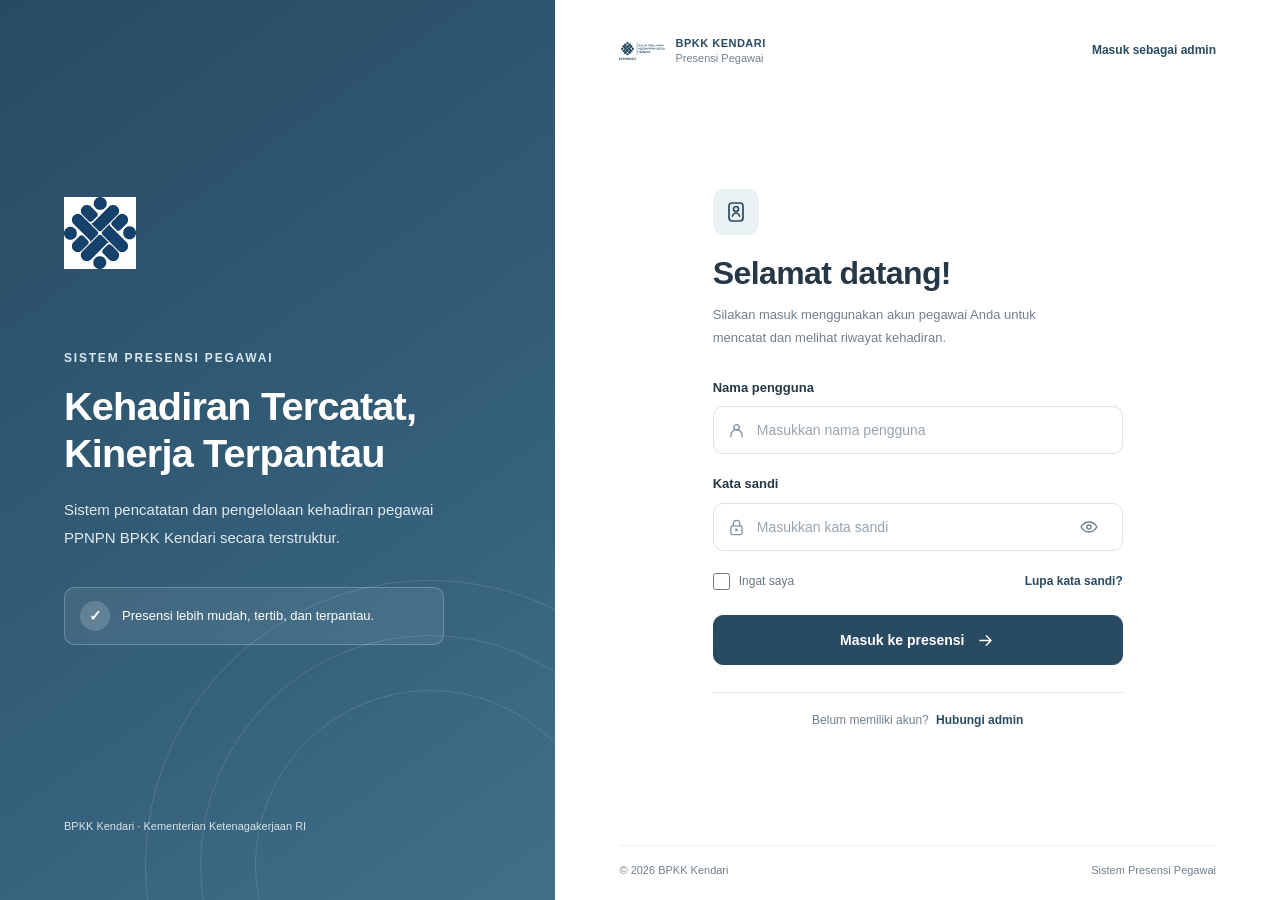
<file: index.html>
<!DOCTYPE html>
<html lang="id">
  <head>
    <meta charset="UTF-8" />
    <meta name="viewport" content="width=device-width, initial-scale=1.0" />
    <title>Presensi PPNPN BPKK Kendari</title>
    <meta http-equiv="refresh" content="0; url=login.html" />
  </head>
  <body>
    <p>Mengarahkan ke halaman login...</p>
  </body>
</html>
</file>
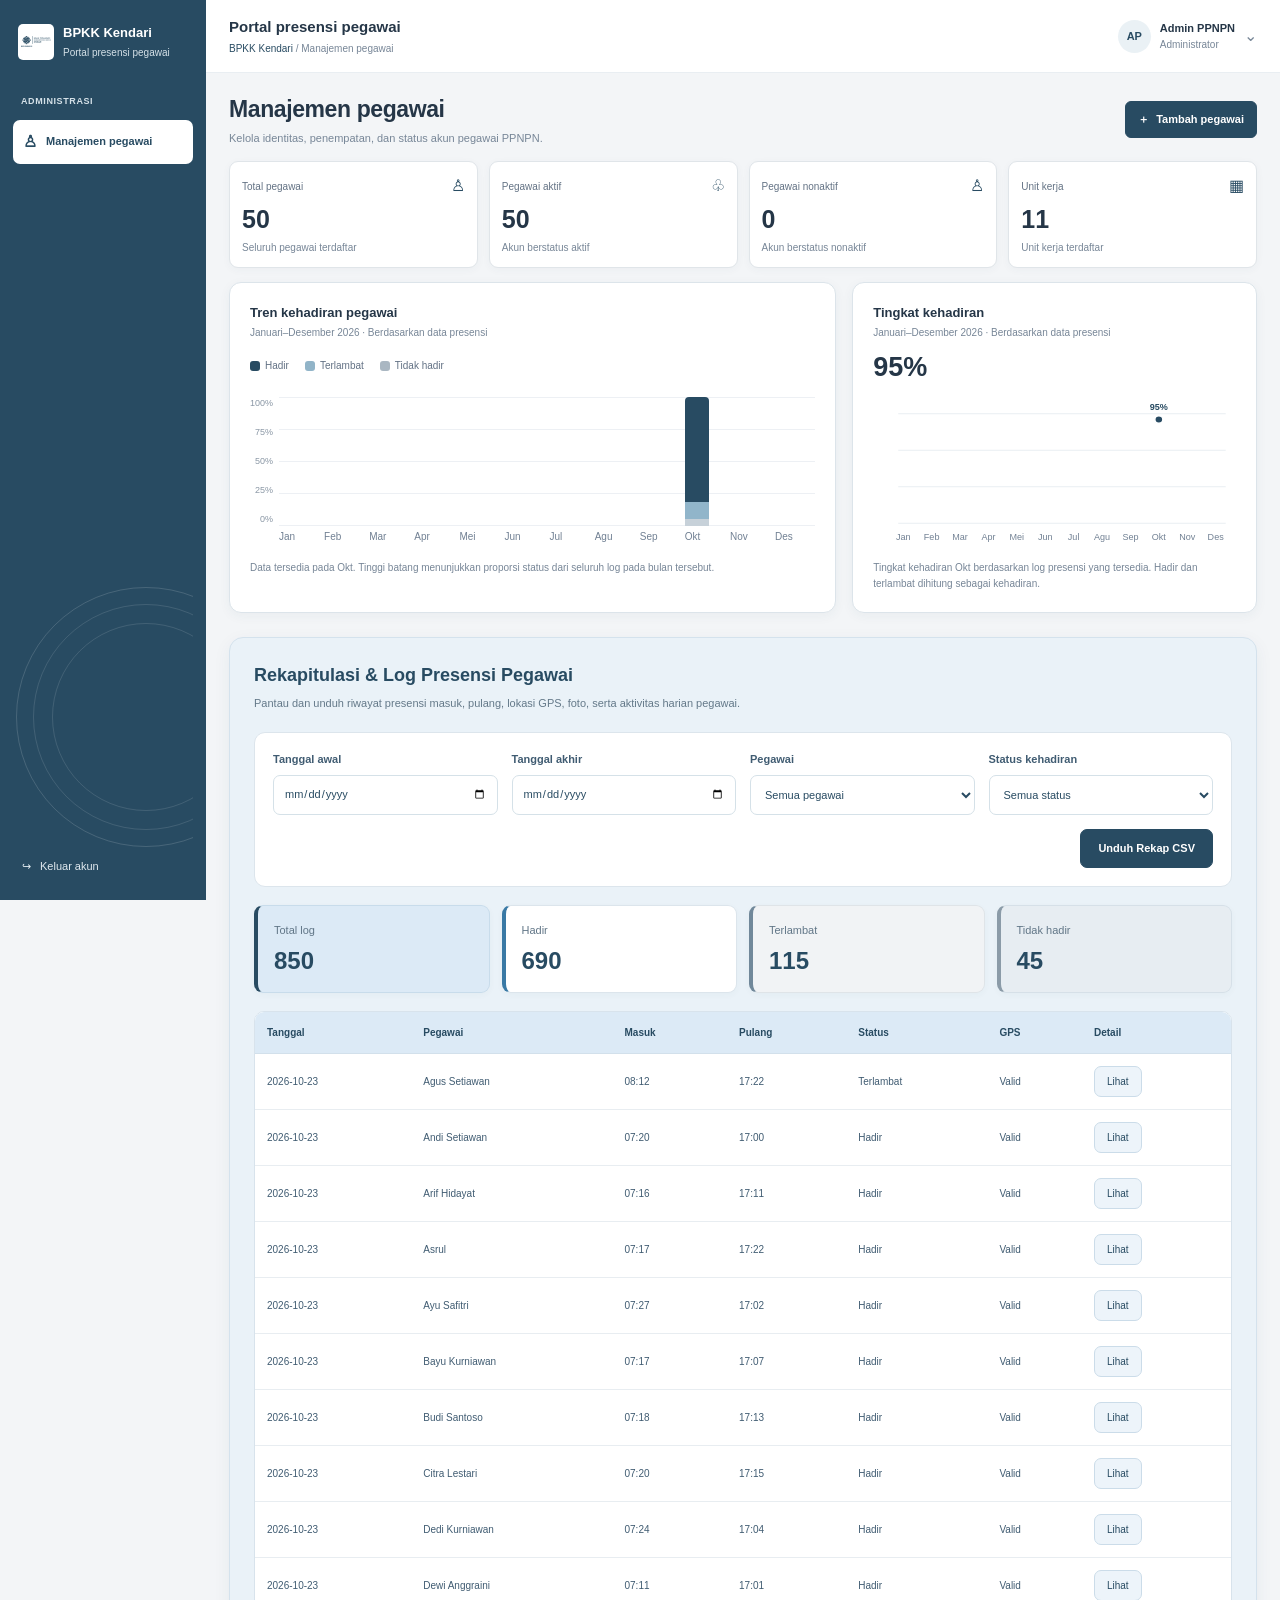
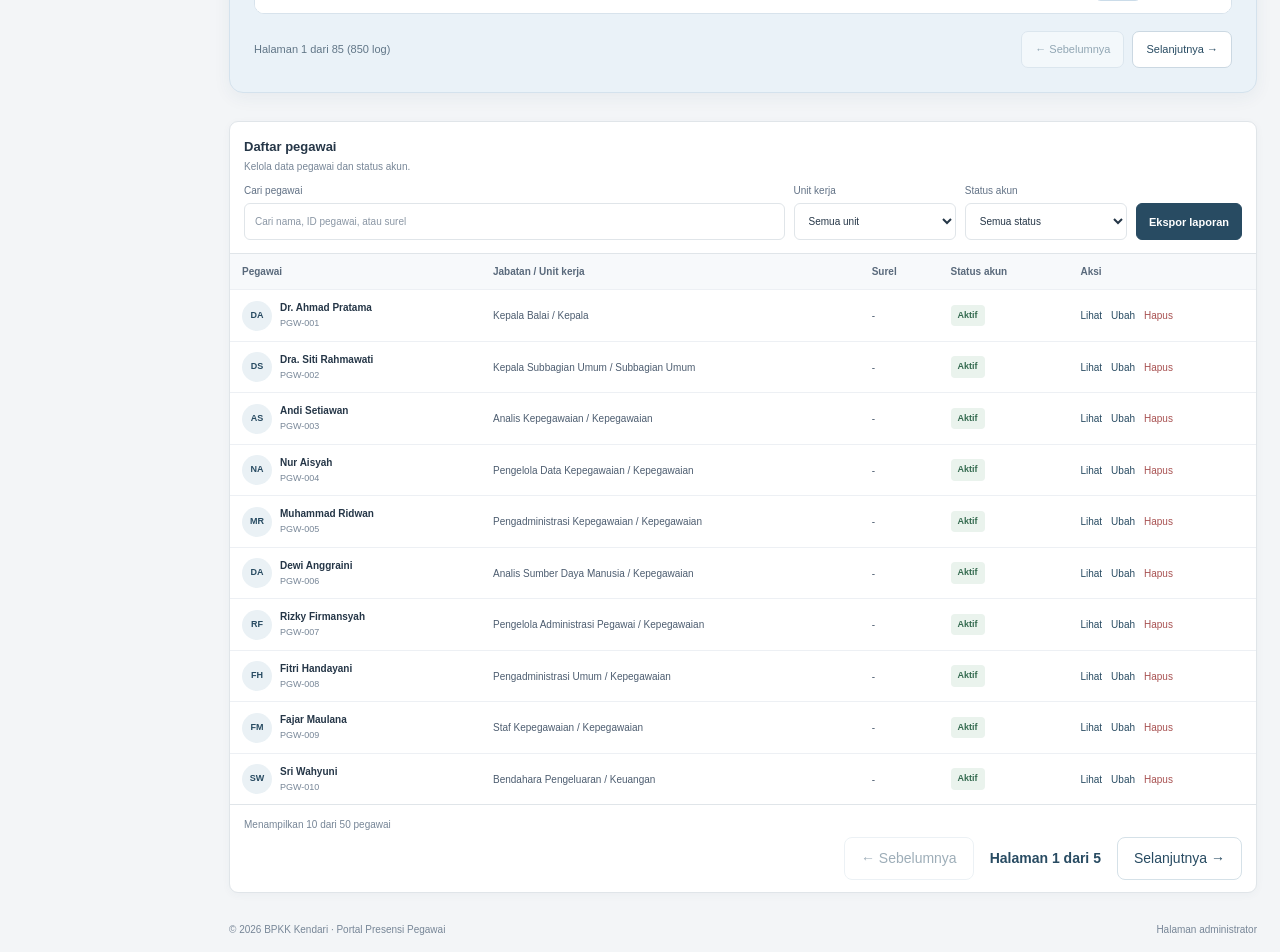
<file: admin.html>
<!DOCTYPE html>
<html lang="id">
  <head>
    <meta charset="UTF-8" />
    <meta name="viewport" content="width=device-width, initial-scale=1.0" />
    <meta name="theme-color" content="#284b62" />
    <meta name="description" content="Manajemen pegawai BPKK Kendari" />
    <title>Manajemen Pegawai | BPKK Kendari</title>
    <link rel="stylesheet" href="css/admin.css" />
  </head>
  <body>
    <div class="admin-layout">
      <aside class="sidebar">
        <a href="admin.html" class="brand">
          <img src="assets/logobpkk.png" alt="Logo BPKK Kendari" />
          <span>
            <strong>BPKK Kendari</strong>
            <small>Portal presensi pegawai</small>
          </span>
        </a>
        <p class="sidebar-label">ADMINISTRASI</p>
        <nav class="sidebar-nav" aria-label="Navigasi admin">
          <a href="admin.html" class="nav-link active" aria-current="page">
            <span aria-hidden="true">♙</span> Manajemen pegawai
          </a>
          <a href="login.html" class="nav-link mobile-logout">
            <span aria-hidden="true">↪</span> Keluar akun
          </a>
        </nav>
        <div class="sidebar-bottom">
          <div class="sidebar-decoration" aria-hidden="true"></div>
          <a href="login.html" class="logout-link">
            <span aria-hidden="true">↪</span> Keluar akun
          </a>
        </div>
      </aside>
      <main class="main-content">
        <header class="topbar">
          <div class="page-identity">
            <h1>Portal presensi pegawai</h1>
            <p><a href="admin.html">BPKK Kendari</a> / Manajemen pegawai</p>
          </div>
          <div class="account-info">
            <div class="account-avatar">AP</div>
            <div class="account-name">
              <strong>Admin PPNPN</strong>
              <span>Administrator</span>
            </div>
            <span class="account-arrow" aria-hidden="true">⌄</span>
          </div>
        </header>
        <section class="page-heading">
          <div>
            <h2>Manajemen pegawai</h2>
            <p>Kelola identitas, penempatan, dan status akun pegawai PPNPN.</p>
          </div>
          <button type="button" class="button button-primary" id="add-employee">
            <span aria-hidden="true">＋</span> Tambah pegawai
          </button>
        </section>
        <section class="stats-grid" aria-label="Ringkasan pegawai">
          <article class="stat-card">
            <div class="stat-top">
              <span>Total pegawai</span>
              <span class="stat-icon">♙</span>
            </div>
            <strong class="stat-number" id="total-employees">8</strong>
            <p>Seluruh pegawai terdaftar</p>
          </article>
          <article class="stat-card">
            <div class="stat-top">
              <span>Pegawai aktif</span>
              <span class="stat-icon">♧</span>
            </div>
            <strong class="stat-number" id="active-employees">7</strong>
            <p>Akun berstatus aktif</p>
          </article>
          <article class="stat-card">
            <div class="stat-top">
              <span>Pegawai nonaktif</span>
              <span class="stat-icon">♙</span>
            </div>
            <strong class="stat-number" id="inactive-employees">1</strong>
            <p>Akun berstatus nonaktif</p>
          </article>
          <article class="stat-card">
            <div class="stat-top">
              <span>Unit kerja</span>
              <span class="stat-icon">▦</span>
            </div>
            <strong class="stat-number" id="unit-count">5</strong>
            <p>Unit kerja terdaftar</p>
          </article>
        </section>
        <section class="charts-grid" aria-label="Statistik kehadiran pegawai">
          <!-- Grafik tren kehadiran -->
          <article class="panel chart-panel">
            <div class="panel-heading">
              <div>
                <h3>Tren kehadiran pegawai</h3>
                <p>Januari–Desember 2026 · Berdasarkan data presensi</p>
              </div>
            </div>
            <div class="chart-legend">
              <span><i class="legend-box present"></i>Hadir</span>
              <span><i class="legend-box late"></i>Terlambat</span>
              <span><i class="legend-box absent"></i>Tidak hadir</span>
            </div>
            <div
              class="bar-chart"
              role="img"
              aria-label="Grafik tren kehadiran bulanan"
            >
              <div class="y-axis">
                <span>100%</span>
                <span>75%</span>
                <span>50%</span>
                <span>25%</span>
                <span>0%</span>
              </div>
              <div class="chart-plot">
                <div class="grid-lines">
                  <span></span>
                  <span></span>
                  <span></span>
                  <span></span>
                  <span></span>
                </div>
                <!-- Batang grafik dibuat otomatis oleh JavaScript -->
                <div class="bar-groups" id="attendance-trend-chart"></div>
              </div>
            </div>
            <p class="chart-footnote" id="attendance-trend-note">
              Memuat data presensi...
            </p>
          </article>
          <!-- Grafik tingkat kehadiran -->
          <article class="panel rate-panel">
            <div class="panel-heading">
              <div>
                <h3>Tingkat kehadiran</h3>
                <p>Januari–Desember 2026 · Berdasarkan data presensi</p>
              </div>
            </div>
            <div class="rate-number" id="attendance-rate-number">—</div>
            <div
              class="line-chart"
              role="img"
              aria-label="Grafik tingkat kehadiran bulanan"
            >
              <svg
                id="attendance-rate-chart"
                viewBox="0 0 360 170"
                preserveAspectRatio="none"
                aria-hidden="true"
              >
                <g class="line-grid">
                  <line x1="25" y1="25" x2="350" y2="25" />
                  <line x1="25" y1="65" x2="350" y2="65" />
                  <line x1="25" y1="105" x2="350" y2="105" />
                  <line x1="25" y1="145" x2="350" y2="145" />
                </g>
                <!-- Area dan garis akan diisi JavaScript -->
                <path class="line-area" id="attendance-rate-area" d="" />
                <polyline
                  class="line-path"
                  id="attendance-rate-line"
                  points=""
                />
                <g class="line-points" id="attendance-rate-points"></g>
                <g class="line-values" id="attendance-rate-values"></g>
                <g class="line-months" id="attendance-rate-months"></g>
              </svg>
            </div>
            <p class="chart-footnote" id="attendance-rate-note">
              Memuat data presensi...
            </p>
          </article>
        </section>
        <!-- ===== REKAP PRESENSI PEGAWAI ===== -->
        <section class="panel" id="rekap-presensi">
          <div class="panel-heading">
            <div>
              <h3>Rekapitulasi & Log Presensi Pegawai</h3>
              <p>
                Pantau dan unduh riwayat presensi masuk, pulang, lokasi GPS,
                foto, serta aktivitas harian pegawai.
              </p>
            </div>
          </div>
          <div class="rekap-filters">
            <div>
              <label for="rekap-start">Tanggal awal</label>
              <input type="date" id="rekap-start" />
            </div>
            <div>
              <label for="rekap-end">Tanggal akhir</label>
              <input type="date" id="rekap-end" />
            </div>
            <div>
              <label for="rekap-employee">Pegawai</label>
              <select id="rekap-employee">
                <option value="all">Semua pegawai</option>
              </select>
            </div>
            <div>
              <label for="rekap-status">Status kehadiran</label>
              <select id="rekap-status">
                <option value="all">Semua status</option>
                <option value="Hadir">Hadir</option>
                <option value="Terlambat">Terlambat</option>
                <option value="Tidak Hadir">Tidak Hadir</option>
              </select>
            </div>
            <button type="button" id="rekap-export">Unduh Rekap CSV</button>
          </div>
          <div class="rekap-summary">
            <div>
              <span>Total log</span>
              <strong id="rekap-total">0</strong>
            </div>
            <div>
              <span>Hadir</span>
              <strong id="rekap-hadir">0</strong>
            </div>
            <div>
              <span>Terlambat</span>
              <strong id="rekap-terlambat">0</strong>
            </div>
            <div>
              <span>Tidak hadir</span>
              <strong id="rekap-absen">0</strong>
            </div>
          </div>
          <div class="table-wrapper">
            <table class="employee-table">
              <thead>
                <tr>
                  <th>Tanggal</th>
                  <th>Pegawai</th>
                  <th>Masuk</th>
                  <th>Pulang</th>
                  <th>Status</th>
                  <th>GPS</th>
                  <th>Detail</th>
                </tr>
              </thead>
              <tbody id="rekap-list"></tbody>
            </table>
          </div>
          <div class="rekap-pagination">
            <span id="rekap-page-info">Halaman 1</span>
            <div>
              <button type="button" id="rekap-prev">← Sebelumnya</button>
              <button type="button" id="rekap-next">Selanjutnya →</button>
            </div>
          </div>
        </section>
        <!-- MODAL DETAIL PRESENSI -->
        <div class="rekap-overlay" id="rekap-modal" hidden>
          <div
            class="rekap-dialog"
            role="dialog"
            aria-modal="true"
            aria-labelledby="rekap-modal-title"
          >
            <div class="rekap-dialog-header">
              <h3 id="rekap-modal-title">Detail Presensi</h3>
              <button type="button" id="rekap-close">×</button>
            </div>
            <div id="rekap-detail-content"></div>
          </div>
        </div>
        <section class="panel employees-panel">
          <div class="employee-heading">
            <div>
              <h3>Daftar pegawai</h3>
              <p>Kelola data pegawai dan status akun.</p>
            </div>
          </div>
          <div class="filter-bar">
            <div class="search-field">
              <label for="search-employee">Cari pegawai</label>
              <input
                type="search"
                id="search-employee"
                placeholder="Cari nama, ID pegawai, atau surel"
              />
            </div>
            <div class="filter-field">
              <label for="unit-filter">Unit kerja</label>
              <select id="unit-filter">
                <option value="all">Semua unit</option>
                <option value="Kepegawaian">Kepegawaian</option>
                <option value="Keuangan">Keuangan</option>
                <option value="Program">Program</option>
                <option value="Jejaring">Jejaring</option>
                <option value="Barang Milik Negara">Barang Milik Negara</option>
              </select>
            </div>
            <div class="filter-field">
              <label for="employee-status">Status akun</label>
              <select id="employee-status">
                <option value="all">Semua status</option>
                <option value="Aktif">Aktif</option>
                <option value="Nonaktif">Nonaktif</option>
              </select>
            </div>
            <button
              type="button"
              class="button button-primary export-button"
              id="export-employees"
            >
              Ekspor laporan
            </button>
          </div>
          <div class="table-wrapper">
            <table class="employee-table">
              <thead>
                <tr>
                  <th scope="col">Pegawai</th>
                  <th scope="col">Jabatan / Unit kerja</th>
                  <th scope="col">Surel</th>
                  <th scope="col">Status akun</th>
                  <th scope="col">Aksi</th>
                </tr>
              </thead>
              <tbody id="employee-list"></tbody>
            </table>
            <p class="empty-state" id="empty-state" hidden>
              Tidak ada pegawai yang sesuai dengan pencarian.
            </p>
          </div>
          <div class="table-footer">
            <span id="employee-count">Menampilkan pegawai</span>
            <div class="pagination">
              <button type="button" id="prev-page">← Sebelumnya</button>
              <span id="page-info">Halaman 1</span>
              <button type="button" id="next-page">Selanjutnya →</button>
            </div>
          </div>
        </section>
        <div class="modal-overlay" id="employee-modal" hidden>
          <section
            class="employee-modal"
            role="dialog"
            aria-modal="true"
            aria-labelledby="modal-title"
          >
            <div class="modal-heading">
              <div>
                <h2 id="modal-title">Tambah Pegawai</h2>
                <p>Lengkapi informasi pegawai di bawah ini.</p>
              </div>
              <button
                type="button"
                class="modal-close"
                id="close-modal"
                aria-label="Tutup formulir"
              >
                ×
              </button>
            </div>
            <form id="employee-form">
              <label for="employee-id">ID Pegawai</label>
              <input id="employee-id" name="id" required />
              <label for="employee-name">Nama Lengkap</label>
              <input id="employee-name" name="nama" required />
              <label for="employee-position">Jabatan</label>
              <input id="employee-position" name="jabatan" required />
              <label for="employee-unit">Unit Kerja</label>
              <input id="employee-unit" name="unit_kerja" required />
              <label for="employee-account-status">Status Akun</label>
              <select id="employee-account-status" name="status_akun" required>
                <option value="Aktif">Aktif</option>
                <option value="Nonaktif">Nonaktif</option>
              </select>
              <div class="modal-actions">
                <button type="button" class="button" id="cancel-modal">
                  Batal
                </button>
                <button type="submit" class="button button-primary">
                  Simpan Data
                </button>
              </div>
            </form>
          </section>
        </div>
        <footer class="main-footer">
          <span>© 2026 BPKK Kendari · Portal Presensi Pegawai</span>
          <span>Halaman administrator</span>
        </footer>
      </main>
    </div>
    <script>
      const employeeList = document.getElementById("employee-list");
      const searchInput = document.getElementById("search-employee");
      const unitFilter = document.getElementById("unit-filter");
      const statusFilter = document.getElementById("employee-status");
      const employeeCount = document.getElementById("employee-count");
      const emptyState = document.getElementById("empty-state");
      let employees = [];
      let currentPage = 1;
      const employeesPerPage = 10;
      // Membaca data pegawai dari file JSON
      async function loadEmployees() {
        employeeList.replaceChildren();
        employeeCount.textContent = "Memuat data pegawai...";
        emptyState.hidden = true;
        try {
          const response = await fetch("dummy/data_pegawai_dummy.json");
          if (!response.ok) {
            throw new Error("File JSON tidak ditemukan.");
          }
          const data = await response.json();
          const savedEmployees = localStorage.getItem("bpkk_pegawai_v1");
          employees = savedEmployees
            ? JSON.parse(savedEmployees)
            : data.pegawai;
          if (!savedEmployees) {
            saveEmployees();
          }
          if (!Array.isArray(employees)) {
            throw new Error("Format data pegawai tidak sesuai.");
          }
          populateUnitFilter();
          updateStatistics();
          renderEmployees();
        } catch (error) {
          console.error("Gagal membaca data pegawai:", error);
          employeeCount.textContent = "Data pegawai gagal dimuat.";
          emptyState.textContent =
            "Periksa lokasi file JSON dan jalankan website melalui server lokal.";
          emptyState.hidden = false;
        }
      }
      // Membuat elemen tabel dengan aman
      function createCell(value) {
        const cell = document.createElement("td");
        cell.textContent = value ?? "-";
        return cell;
      }
      // Memperbarui ringkasan pegawai
      function updateStatistics() {
        const active = employees.filter(
          (employee) => employee.status_akun === "Aktif"
        ).length;
        const inactive = employees.filter(
          (employee) => employee.status_akun === "Nonaktif"
        ).length;
        const units = new Set(employees.map((employee) => employee.unit_kerja));
        document.getElementById("total-employees").textContent =
          employees.length;
        document.getElementById("active-employees").textContent = active;
        document.getElementById("inactive-employees").textContent = inactive;
        document.getElementById("unit-count").textContent = units.size;
      }
      // Menampilkan daftar pegawai sesuai pencarian dan filter
      function renderEmployees() {
        const keyword = searchInput.value.trim().toLowerCase();
        const selectedUnit = unitFilter.value;
        const selectedStatus = statusFilter.value;
        const filteredEmployees = employees.filter((employee) => {
          const searchableText = [
            employee.id,
            employee.nama,
            employee.jabatan,
            employee.unit_kerja,
          ]
            .join(" ")
            .toLowerCase();
          return (
            searchableText.includes(keyword) &&
            (selectedUnit === "all" || employee.unit_kerja === selectedUnit) &&
            (selectedStatus === "all" ||
              employee.status_akun === selectedStatus)
          );
        });
        employeeList.replaceChildren();
        // Hitung jumlah halaman
        const totalPages = Math.max(
          1,
          Math.ceil(filteredEmployees.length / employeesPerPage)
        );
        // Pastikan halaman tidak melebihi jumlah halaman tersedia
        currentPage = Math.min(currentPage, totalPages);
        // Ambil hanya pegawai untuk halaman aktif
        const startIndex = (currentPage - 1) * employeesPerPage;
        const endIndex = startIndex + employeesPerPage;
        const paginatedEmployees = filteredEmployees.slice(
          startIndex,
          endIndex
        );
        // Tampilkan pegawai sesuai halaman
        paginatedEmployees.forEach((employee) => {
          const row = document.createElement("tr");
          row.dataset.id = employee.id;
          const identityCell = document.createElement("td");
          const identity = document.createElement("div");
          identity.className = "employee-cell";
          const avatar = document.createElement("span");
          avatar.className = "employee-avatar";
          avatar.textContent = employee.nama
            .split(/\s+/)
            .slice(0, 2)
            .map((part) => part[0])
            .join("")
            .toUpperCase();
          const details = document.createElement("span");
          const name = document.createElement("strong");
          const id = document.createElement("small");
          name.textContent = employee.nama;
          id.textContent = employee.id;
          details.append(name, id);
          identity.append(avatar, details);
          identityCell.append(identity);
          row.append(identityCell);
          row.append(
            createCell(employee.jabatan + " / " + employee.unit_kerja)
          );
          row.append(createCell(employee.email || "-"));
          const statusCell = document.createElement("td");
          const status = document.createElement("span");
          status.className =
            "status-pill " +
            (employee.status_akun === "Aktif"
              ? "active-status"
              : "inactive-status");
          status.textContent = employee.status_akun;
          statusCell.append(status);
          row.append(statusCell);
          const actionCell = document.createElement("td");
          const actions = document.createElement("div");
          actions.className = "row-actions";
          [
            ["Lihat", "view-action"],
            ["Ubah", "edit-action"],
            ["Hapus", "delete-action"],
          ].forEach(([label, className]) => {
            const button = document.createElement("button");
            button.type = "button";
            button.className = "action-button " + className;
            button.textContent = label;
            button.dataset.action = label;
            button.dataset.id = employee.id;
            actions.append(button);
          });
          actionCell.append(actions);
          row.append(actionCell);
          employeeList.append(row);
        });
        employeeCount.textContent = `Menampilkan 10 dari ${employees.length} pegawai`;
        emptyState.textContent =
          "Tidak ada pegawai yang sesuai dengan pencarian.";
        emptyState.hidden = filteredEmployees.length > 0;
        // Perbarui informasi pagination
        document.getElementById(
          "page-info"
        ).textContent = `Halaman ${currentPage} dari ${totalPages}`;
        document.getElementById("prev-page").disabled = currentPage === 1;
        document.getElementById("next-page").disabled =
          currentPage === totalPages;
      }
      // Mengisi pilihan unit kerja dari data JSON
      function populateUnitFilter() {
        const currentValue = unitFilter.value;
        const units = [
          ...new Set(employees.map((employee) => employee.unit_kerja)),
        ].sort((a, b) => a.localeCompare(b, "id"));
        unitFilter.replaceChildren();
        const allOption = document.createElement("option");
        allOption.value = "all";
        allOption.textContent = "Semua unit";
        unitFilter.append(allOption);
        units.forEach((unit) => {
          const option = document.createElement("option");
          option.value = unit;
          option.textContent = unit;
          unitFilter.append(option);
        });
        unitFilter.value = units.includes(currentValue) ? currentValue : "all";
      }
      // Ekspor hasil pencarian ke CSV
      function exportEmployees() {
        const keyword = searchInput.value.trim().toLowerCase();
        const filteredEmployees = employees.filter((employee) => {
          const text = [
            employee.id,
            employee.nama,
            employee.jabatan,
            employee.unit_kerja,
          ]
            .join(" ")
            .toLowerCase();
          return (
            text.includes(keyword) &&
            (unitFilter.value === "all" ||
              employee.unit_kerja === unitFilter.value) &&
            (statusFilter.value === "all" ||
              employee.status_akun === statusFilter.value)
          );
        });
        const headers = [
          "ID Pegawai",
          "Nama",
          "Jabatan",
          "Unit Kerja",
          "Status Akun",
        ];
        const rows = filteredEmployees.map((employee) => [
          employee.id,
          employee.nama,
          employee.jabatan,
          employee.unit_kerja,
          employee.status_akun,
        ]);
        const csv =
          "\uFEFF" +
          [headers, ...rows]
            .map((row) =>
              row
                .map((value) => `"${String(value ?? "").replace(/"/g, '""')}"`)
                .join(",")
            )
            .join("\r\n");
        const blob = new Blob([csv], {
          type: "text/csv;charset=utf-8;",
        });
        const url = URL.createObjectURL(blob);
        const link = document.createElement("a");
        link.href = url;
        link.download = "daftar-pegawai-bpkk.csv";
        link.click();
        setTimeout(() => URL.revokeObjectURL(url), 1000);
      }
      searchInput.addEventListener("input", () => {
        currentPage = 1;
        renderEmployees();
      });
      unitFilter.addEventListener("change", () => {
        currentPage = 1;
        renderEmployees();
      });
      statusFilter.addEventListener("change", () => {
        currentPage = 1;
        renderEmployees();
      });
      document.getElementById("prev-page").addEventListener("click", () => {
        if (currentPage > 1) {
          currentPage--;
          renderEmployees();
        }
      });
      document.getElementById("next-page").addEventListener("click", () => {
        currentPage++;
        renderEmployees();
      });
      document
        .getElementById("export-employees")
        .addEventListener("click", exportEmployees);
      const STORAGE_KEY = "bpkk_pegawai_v1";
      const modal = document.getElementById("employee-modal");
      const employeeForm = document.getElementById("employee-form");
      const modalTitle = document.getElementById("modal-title");
      const modalDescription = modal.querySelector(".modal-heading p");
      const saveButton = employeeForm.querySelector('button[type="submit"]');
      let editingId = null;
      let viewingOnly = false;
      // Simpan data pegawai ke LocalStorage
      function saveEmployees() {
        localStorage.setItem(STORAGE_KEY, JSON.stringify(employees));
      }
      // Buka modal dan atur mode formulir
      function openEmployeeModal(mode, employee = null) {
        employeeForm.reset();
        editingId = employee ? employee.id : null;
        viewingOnly = mode === "view";
        const isEdit = mode === "edit";
        const isView = mode === "view";
        modalTitle.textContent = isView
          ? "Detail Pegawai"
          : isEdit
          ? "Ubah Data Pegawai"
          : "Tambah Pegawai";
        modalDescription.textContent = isView
          ? "Informasi pegawai yang dipilih."
          : "Lengkapi informasi pegawai di bawah ini.";
        employeeForm.elements.id.disabled = isView || isEdit;
        ["id", "nama", "jabatan", "unit_kerja", "status_akun"].forEach(
          (name) => {
            employeeForm.elements[name].disabled = isView;
          }
        );
        saveButton.hidden = isView;
        if (employee) {
          employeeForm.elements.id.value = employee.id;
          employeeForm.elements.nama.value = employee.nama;
          employeeForm.elements.jabatan.value = employee.jabatan;
          employeeForm.elements.unit_kerja.value = employee.unit_kerja;
          employeeForm.elements.status_akun.value = employee.status_akun;
        }
        modal.hidden = false;
        const firstField = employeeForm.elements.id;
        if (!isView && !isEdit) firstField.focus();
      }
      // Tutup modal
      function closeEmployeeModal() {
        modal.hidden = true;
        employeeForm.reset();
        editingId = null;
        viewingOnly = false;
        saveButton.hidden = false;
      }
      // Tombol tambah pegawai
      document.getElementById("add-employee").addEventListener("click", () => {
        openEmployeeModal("add");
      });
      document
        .getElementById("close-modal")
        .addEventListener("click", closeEmployeeModal);
      document
        .getElementById("cancel-modal")
        .addEventListener("click", closeEmployeeModal);
      modal.addEventListener("click", (event) => {
        if (event.target === modal) closeEmployeeModal();
      });
      document.addEventListener("keydown", (event) => {
        if (event.key === "Escape" && !modal.hidden) {
          closeEmployeeModal();
        }
      });
      // Simpan data baru atau perubahan data
      employeeForm.addEventListener("submit", (event) => {
        event.preventDefault();
        if (viewingOnly) return;
        const newEmployee = {
          id: employeeForm.elements.id.value.trim(),
          nama: employeeForm.elements.nama.value.trim(),
          jabatan: employeeForm.elements.jabatan.value.trim(),
          unit_kerja: employeeForm.elements.unit_kerja.value.trim(),
          status_akun: employeeForm.elements.status_akun.value,
        };
        if (
          !newEmployee.id ||
          !newEmployee.nama ||
          !newEmployee.jabatan ||
          !newEmployee.unit_kerja
        ) {
          alert("Mohon lengkapi semua kolom.");
          return;
        }
        if (editingId === null) {
          const duplicateId = employees.some(
            (employee) =>
              employee.id.toLowerCase() === newEmployee.id.toLowerCase()
          );
          if (duplicateId) {
            alert("ID pegawai sudah digunakan. Silakan gunakan ID lain.");
            employeeForm.elements.id.focus();
            return;
          }
          employees.push(newEmployee);
        } else {
          const index = employees.findIndex(
            (employee) => employee.id === editingId
          );
          if (index === -1) {
            alert("Data pegawai tidak ditemukan.");
            return;
          }
          // Pertahankan informasi lain yang mungkin sudah ada
          employees[index] = {
            ...employees[index],
            ...newEmployee,
            id: editingId,
          };
        }
        const isAdding = editingId === null;
        saveEmployees();
        populateUnitFilter();
        updateStatistics();
        renderEmployees();
        closeEmployeeModal();
        alert(
          isAdding
            ? "Pegawai berhasil ditambahkan."
            : "Data pegawai berhasil diperbarui."
        );
      });
      // Tombol lihat, ubah, dan hapus pada setiap baris
      employeeList.addEventListener("click", (event) => {
        const button = event.target.closest("button[data-action]");
        if (!button) return;
        const id = button.dataset.id;
        const action = button.dataset.action;
        const employee = employees.find((item) => item.id === id);
        if (!employee) return;
        if (action === "Lihat") {
          openEmployeeModal("view", employee);
          return;
        }
        if (action === "Ubah") {
          openEmployeeModal("edit", employee);
          return;
        }
        if (action === "Hapus") {
          const confirmed = confirm(
            `Apakah kamu yakin ingin menghapus data ${employee.nama} (${employee.id})?`
          );
          if (!confirmed) return;
          employees = employees.filter((item) => item.id !== id);
          saveEmployees();
          populateUnitFilter();
          updateStatistics();
          renderEmployees();
          alert("Data pegawai berhasil dihapus dari prototipe.");
        }
      });
      // Mulai membaca data
      loadEmployees();
    </script>
    <script src="js/rekap.js"></script>
  </body>
</html>
</file>
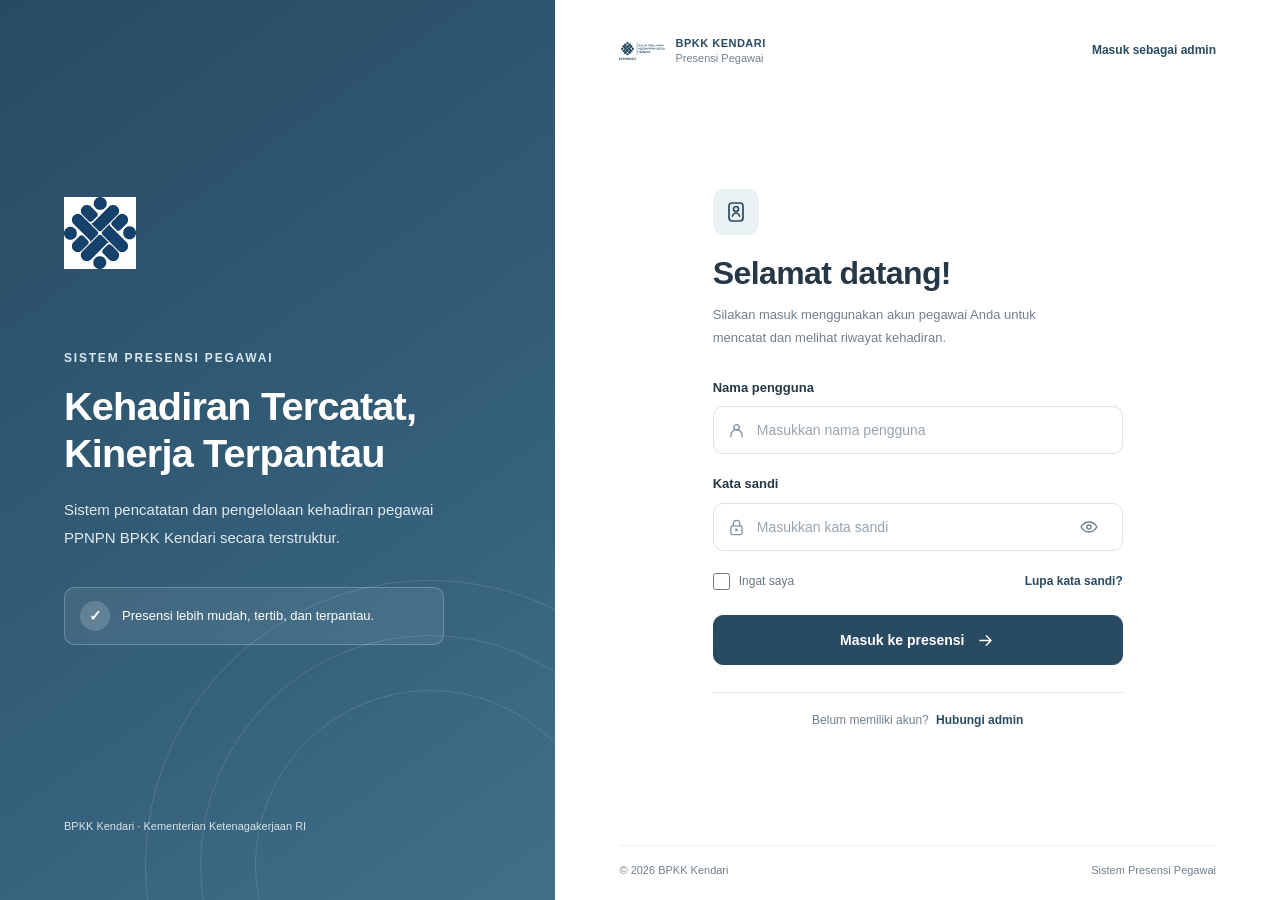
<file: login.html>
<!DOCTYPE html>
<html lang="id">
  <head>
    <meta charset="UTF-8" />
    <meta name="viewport" content="width=device-width, initial-scale=1.0" />
    <meta name="theme-color" content="#284b62" />
    <meta
      name="description"
      content="Halaman login Sistem Presensi Pegawai PPNPN BPKK Kendari"
    />
    <title>Login | Presensi Pegawai BPKK Kendari</title>
    <link rel="stylesheet" href="css/login.css" />
    <link rel="stylesheet" href="css/responsive.css" />
  </head>
  <body>
    <main class="login-container">
      <section class="welcome-panel" aria-label="Informasi presensi">
        <div class="welcome-content">
          <div class="brand-kemnaker">
            <img
              src="assets/logokemnaker.png"
              alt="Logo Kementerian Ketenagakerjaan"
            />
          </div>

          <span class="section-label">SISTEM PRESENSI PEGAWAI</span>
          <h1>Kehadiran Tercatat,<br />Kinerja Terpantau</h1>
          <p class="welcome-description">
            Sistem pencatatan dan pengelolaan kehadiran pegawai PPNPN BPKK
            Kendari secara terstruktur.
          </p>

          <div class="welcome-note">
            <span class="note-icon" aria-hidden="true">✓</span>
            <p>Presensi lebih mudah, tertib, dan terpantau.</p>
          </div>
        </div>

        <div class="decorative-circle circle-one" aria-hidden="true"></div>
        <div class="decorative-circle circle-two" aria-hidden="true"></div>
        <div class="decorative-circle circle-three" aria-hidden="true"></div>

        <p class="panel-footer">
          BPKK Kendari · Kementerian Ketenagakerjaan RI
        </p>
      </section>

      <section class="form-panel" aria-label="Formulir login">
        <header class="form-header">
          <a
            class="brand-bpkk"
            href="login.html"
            aria-label="Beranda Presensi BPKK Kendari"
          >
            <img src="assets/logobpkk.png" alt="Logo BPKK Kendari" />
            <span>
              <strong>BPKK KENDARI</strong>
              <small>Presensi Pegawai</small>
            </span>
          </a>
          <a class="admin-link" href="admih.html">Masuk sebagai admin</a>
        </header>

        <div class="login-card">
          <div class="login-icon" aria-hidden="true">
            <svg viewBox="0 0 24 24" fill="none">
              <rect x="5" y="3" width="14" height="18" rx="3"></rect>
              <circle cx="12" cy="9" r="2.5"></circle>
              <path d="M8.5 16c.8-2 2-3 3.5-3s2.7 1 3.5 3"></path>
            </svg>
          </div>

          <h2>Selamat datang!</h2>
          <p class="login-description">
            Silakan masuk menggunakan akun pegawai Anda untuk mencatat dan
            melihat riwayat kehadiran.
          </p>

          <form class="login-form" action="#" method="get">
            <div class="form-group">
              <label for="username">Nama pengguna</label>
              <div class="input-wrapper">
                <svg viewBox="0 0 24 24" aria-hidden="true">
                  <circle cx="12" cy="8" r="3.5"></circle>
                  <path d="M5 20v-2a7 7 0 0 1 14 0v2"></path>
                </svg>
                <input
                  type="text"
                  id="username"
                  name="username"
                  placeholder="Masukkan nama pengguna"
                  autocomplete="username"
                  required
                />
              </div>
            </div>

            <div class="form-group">
              <label for="password">Kata sandi</label>
              <div class="input-wrapper">
                <svg viewBox="0 0 24 24" aria-hidden="true">
                  <rect x="5" y="10" width="14" height="11" rx="2"></rect>
                  <path d="M8 10V7a4 4 0 0 1 8 0v3"></path>
                  <circle cx="12" cy="15" r="1"></circle>
                </svg>
                <input
                  type="password"
                  id="password"
                  name="password"
                  placeholder="Masukkan kata sandi"
                  autocomplete="current-password"
                  required
                />
                <button
                  class="password-toggle"
                  type="button"
                  aria-label="Tampilkan kata sandi"
                  aria-pressed="false"
                >
                  <svg viewBox="0 0 24 24" aria-hidden="true">
                    <path
                      d="M2.5 12s3.5-6 9.5-6 9.5 6 9.5 6-3.5 6-9.5 6-9.5-6-9.5-6Z"
                    ></path>
                    <circle cx="12" cy="12" r="2.5"></circle>
                  </svg>
                </button>
              </div>
            </div>

            <div class="form-options">
              <label class="remember-option">
                <input type="checkbox" name="remember" />
                <span>Ingat saya</span>
              </label>
              <a href="mailto:admin@bpkkkendari.go.id" class="forgot-link"
                >Lupa kata sandi?</a
              >
            </div>

            <button type="submit" class="login-button">
              <span>Masuk ke presensi</span>
              <svg viewBox="0 0 24 24" aria-hidden="true">
                <path d="M5 12h14M13 6l6 6-6 6"></path>
              </svg>
            </button>
          </form>

          <div class="login-divider"></div>
          <p class="contact-admin">
            Belum memiliki akun?
            <a href="mailto:admin@bpkkkendari.go.id">Hubungi admin</a>
          </p>
        </div>

        <footer class="form-footer">
          <span>© 2026 BPKK Kendari</span>
          <span>Sistem Presensi Pegawai</span>
        </footer>
      </section>
    </main>
  </body>
</html>
</file>
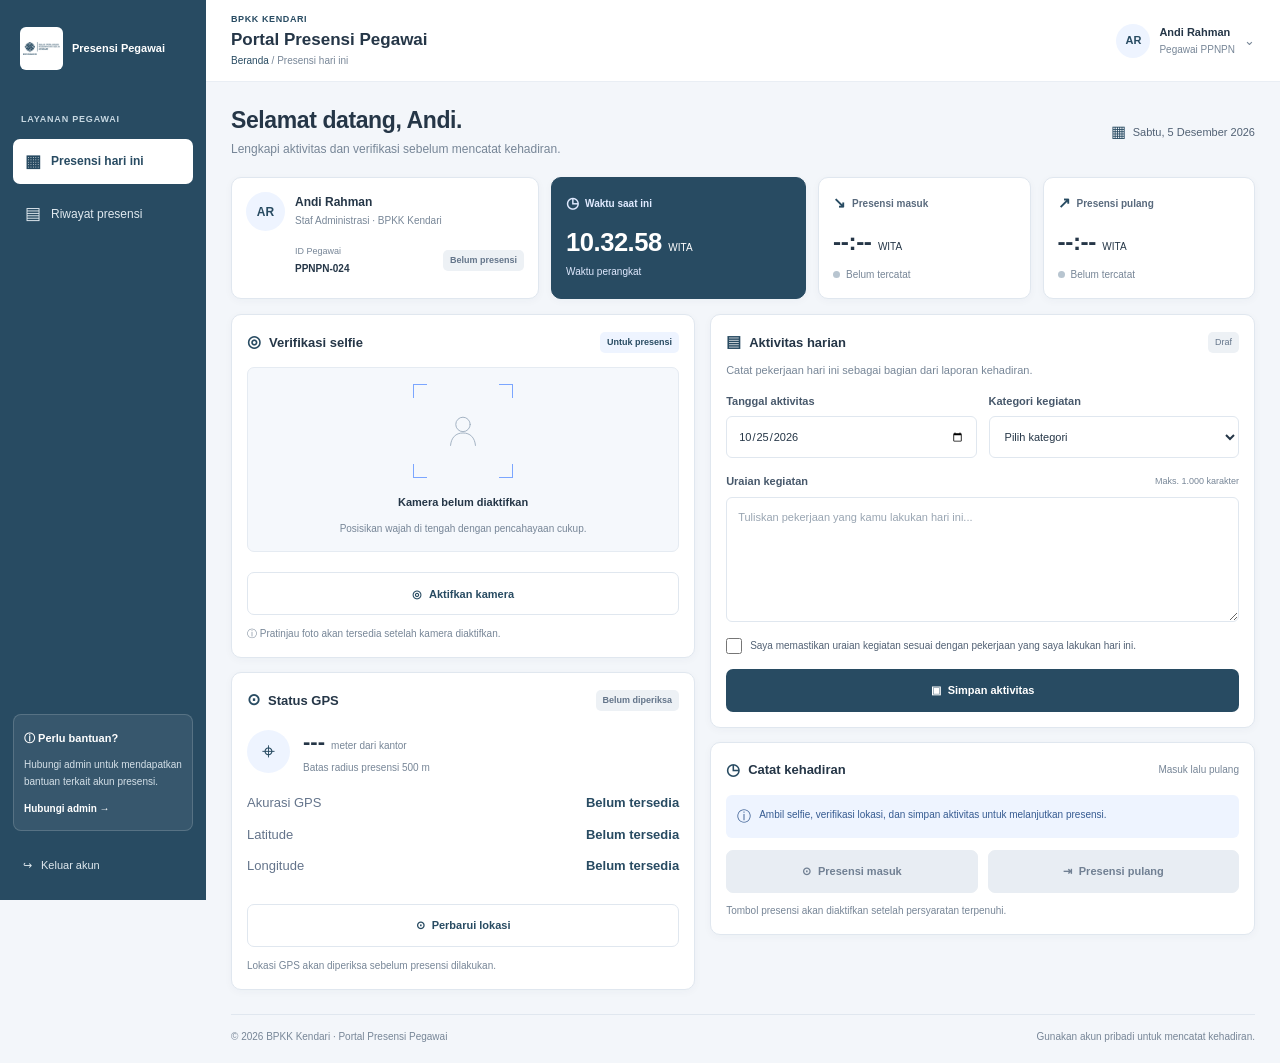
<file: presensi.html>
<!DOCTYPE html>
<html lang="id">
  <head>
    <meta charset="UTF-8" />
    <meta name="viewport" content="width=device-width, initial-scale=1.0" />
    <meta name="theme-color" content="#284b62" />
    <meta
      name="description"
      content="Halaman presensi pegawai PPNPN BPKK Kendari"
    />
    <title>Presensi Hari Ini | BPKK Kendari</title>
    <link rel="stylesheet" href="css/presensi.css" />
    <script src="js/presensi.js" defer></script>
  </head>
  <body>
    <div class="attendance-layout">
      <aside class="sidebar">
        <a
          href="presensi.html"
          class="sidebar-brand"
          aria-label="Beranda BPKK Kendari"
        >
          <img src="assets/logobpkk.png" alt="Logo BPKK Kendari" />
          <span>Presensi Pegawai</span>
        </a>

        <div class="sidebar-section-label">LAYANAN PEGAWAI</div>
        <nav class="sidebar-nav" aria-label="Navigasi utama">
          <a href="presensi.html" class="nav-link active" aria-current="page">
            <span class="nav-icon" aria-hidden="true">▦</span>
            <span>Presensi hari ini</span>
          </a>
          <a href="riwayat.html" class="nav-link">
            <span class="nav-icon" aria-hidden="true">▤</span>
            <span>Riwayat presensi</span>
          </a>
        </nav>

        <div class="sidebar-bottom">
          <div class="help-card">
            <strong>ⓘ Perlu bantuan?</strong>
            <p>
              Hubungi admin untuk mendapatkan bantuan terkait akun presensi.
            </p>
            <a href="mailto:admin@bpkkkendari.go.id">Hubungi admin →</a>
          </div>
          <a href="login.html" class="logout-link">
            <span aria-hidden="true">↪</span> Keluar akun
          </a>
        </div>
      </aside>

      <main class="main-content">
        <header class="topbar">
          <div class="page-identity">
            <span class="eyebrow">BPKK KENDARI</span>
            <h1>Portal Presensi Pegawai</h1>
            <p><a href="login.html">Beranda</a> / Presensi hari ini</p>
          </div>
          <div class="account-info">
            <div class="account-avatar">AR</div>
            <div class="account-name">
              <strong>Andi Rahman</strong>
              <span>Pegawai PPNPN</span>
            </div>
            <span class="account-arrow" aria-hidden="true">⌄</span>
          </div>
        </header>

        <section class="page-heading">
          <div>
            <h2>Selamat datang, Andi.</h2>
            <p>Lengkapi aktivitas dan verifikasi sebelum mencatat kehadiran.</p>
          </div>
          <div class="current-date">
            <span aria-hidden="true">▦</span>
            <time datetime="2026-10-25">Minggu, 25 Oktober 2026</time>
          </div>
        </section>

        <section class="summary-grid" aria-label="Ringkasan presensi">
          <article class="summary-card employee-card">
            <div class="employee-avatar">AR</div>
            <div class="employee-details">
              <h3>Andi Rahman</h3>
              <p>Staf Administrasi · BPKK Kendari</p>
              <div class="employee-meta">
                <span>ID Pegawai<br /><strong>PPNPN-024</strong></span>
                <span class="status-badge status-neutral">Belum presensi</span>
              </div>
            </div>
          </article>

          <article class="summary-card clock-card">
            <span class="card-caption"
              ><span aria-hidden="true">◷</span> Waktu saat ini</span
            >
            <div class="clock-value">08:00:00 <small>WITA</small></div>
            <p>Waktu perangkat</p>
          </article>

          <article class="summary-card time-card">
            <span class="card-caption"
              ><span aria-hidden="true">↘</span> Presensi masuk</span
            >
            <div class="time-value">--:-- <small>WITA</small></div>
            <p class="status-text">
              <span class="status-dot"></span> Belum tercatat
            </p>
          </article>

          <article class="summary-card time-card">
            <span class="card-caption"
              ><span aria-hidden="true">↗</span> Presensi pulang</span
            >
            <div class="time-value">--:-- <small>WITA</small></div>
            <p class="status-text">
              <span class="status-dot status-dot-gray"></span> Belum tercatat
            </p>
          </article>
        </section>

        <section class="work-grid">
          <div class="left-column">
            <article class="content-card camera-card">
              <div class="card-heading">
                <h3><span class="heading-icon">◎</span> Verifikasi selfie</h3>
                <span class="mini-badge">Untuk presensi</span>
              </div>
              <div class="camera-preview">
                <div class="camera-frame" id="camera-placeholder">
                  <span class="frame-corner corner-tl"></span>
                  <span class="frame-corner corner-tr"></span>
                  <span class="frame-corner corner-bl"></span>
                  <span class="frame-corner corner-br"></span>

                  <svg
                    viewBox="0 0 64 64"
                    role="img"
                    aria-label="Ilustrasi kamera"
                  >
                    <circle cx="32" cy="22" r="11"></circle>
                    <path d="M13 54c1-12 8-19 19-19s18 7 19 19"></path>
                  </svg>
                </div>

                <video
                  id="camera-video"
                  autoplay
                  playsinline
                  muted
                  hidden
                ></video>
                <canvas id="camera-canvas" hidden></canvas>
                <img id="captured-photo" alt="Hasil foto selfie" hidden />

                <strong id="camera-message">Kamera belum diaktifkan</strong>
                <p id="camera-description">
                  Posisikan wajah di tengah dengan pencahayaan cukup.
                </p>
              </div>
              <div class="camera-actions">
                <button
                  type="button"
                  id="start-camera"
                  class="button button-outline button-full"
                >
                  <span aria-hidden="true">◎</span> Aktifkan kamera
                </button>

                <button
                  type="button"
                  id="capture-photo"
                  class="button button-primary"
                  hidden
                >
                  Ambil foto
                </button>

                <button
                  type="button"
                  id="toggle-camera-mirror"
                  class="button button-outline"
                  hidden
                >
                  Mode Cermin
                </button>

                <button
                  type="button"
                  id="retake-photo"
                  class="button button-outline"
                  hidden
                >
                  Ambil ulang
                </button>
              </div>
              <p class="helper-text">
                ⓘ Pratinjau foto akan tersedia setelah kamera diaktifkan.
              </p>
            </article>

            <article class="content-card location-card">
              <div class="card-heading">
                <h3><span class="heading-icon">⊙</span> Status GPS</h3>
                <span id="gps-status" class="status-badge status-neutral">
                  Belum diperiksa
                </span>
              </div>

              <div class="location-details">
                <div class="location-icon" aria-hidden="true">⌖</div>
                <div>
                  <div class="distance-value">
                    <span id="gps-distance">---</span>
                    <small>meter dari kantor</small>
                  </div>
                  <p>Batas radius presensi 500 m</p>
                </div>
              </div>

              <div class="gps-information">
                <div class="gps-info-row">
                  <span>Akurasi GPS</span>
                  <strong id="gps-accuracy">Belum tersedia</strong>
                </div>
                <div class="gps-info-row">
                  <span>Latitude</span>
                  <strong id="gps-latitude">Belum tersedia</strong>
                </div>
                <div class="gps-info-row">
                  <span>Longitude</span>
                  <strong id="gps-longitude">Belum tersedia</strong>
                </div>
              </div>

              <button
                type="button"
                id="check-location"
                class="button button-outline button-full"
              >
                <span aria-hidden="true">⊙</span> Perbarui lokasi
              </button>

              <p id="gps-message" class="helper-text">
                Lokasi GPS akan diperiksa sebelum presensi dilakukan.
              </p>
            </article>
          </div>

          <div class="right-column">
            <article class="content-card activity-card">
              <div class="card-heading">
                <h3><span class="heading-icon">▤</span> Aktivitas harian</h3>
                <span class="draft-badge">Draf</span>
              </div>
              <p class="card-description">
                Catat pekerjaan hari ini sebagai bagian dari laporan kehadiran.
              </p>

              <form class="activity-form" action="#" method="get">
                <div class="form-row">
                  <div class="field-group">
                    <label for="activity-date">Tanggal aktivitas</label>
                    <input
                      type="date"
                      id="activity-date"
                      name="activity-date"
                      value="2026-10-25"
                      required
                    />
                  </div>
                  <div class="field-group">
                    <label for="activity-category">Kategori kegiatan</label>
                    <select
                      id="activity-category"
                      name="activity-category"
                      required
                    >
                      <option value="">Pilih kategori</option>
                      <option>Administrasi</option>
                      <option>Teknologi Informasi</option>
                      <option>Rapat dan Koordinasi</option>
                      <option>Pelayanan</option>
                      <option>Lainnya</option>
                    </select>
                  </div>
                </div>

                <div class="field-group">
                  <div class="label-row">
                    <label for="activity-description">Uraian kegiatan</label>
                    <span>Maks. 1.000 karakter</span>
                  </div>
                  <textarea
                    id="activity-description"
                    name="activity-description"
                    rows="5"
                    maxlength="1000"
                    placeholder="Tuliskan pekerjaan yang kamu lakukan hari ini..."
                    required
                  ></textarea>
                </div>

                <label class="confirmation-option">
                  <input
                    type="checkbox"
                    name="activity-confirmation"
                    required
                  />
                  <span
                    >Saya memastikan uraian kegiatan sesuai dengan pekerjaan
                    yang saya lakukan hari ini.</span
                  >
                </label>

                <button type="button" class="button button-primary button-full">
                  <span aria-hidden="true">▣</span> Simpan aktivitas
                </button>
              </form>
            </article>

            <article class="content-card attendance-card">
              <div class="card-heading">
                <h3><span class="heading-icon">◷</span> Catat kehadiran</h3>
                <span class="helper-inline">Masuk lalu pulang</span>
              </div>
              <div class="attendance-notice">
                <span aria-hidden="true">ⓘ</span>
                <p>
                  Ambil selfie, verifikasi lokasi, dan simpan aktivitas untuk
                  melanjutkan presensi.
                </p>
              </div>
              <div class="attendance-actions">
                <button
                  type="button"
                  id="attendance-checkin"
                  class="button button-disabled"
                  disabled
                >
                  <span aria-hidden="true">⊙</span> Presensi masuk
                </button>

                <button
                  type="button"
                  id="attendance-checkout"
                  class="button button-disabled"
                  disabled
                >
                  <span aria-hidden="true">⇥</span> Presensi pulang
                </button>
              </div>
              <p class="helper-text">
                Tombol presensi akan diaktifkan setelah persyaratan terpenuhi.
              </p>
            </article>
          </div>
        </section>

        <footer class="main-footer">
          <span>© 2026 BPKK Kendari · Portal Presensi Pegawai</span>
          <span>Gunakan akun pribadi untuk mencatat kehadiran.</span>
        </footer>
      </main>
    </div>
  </body>
</html>
</file>
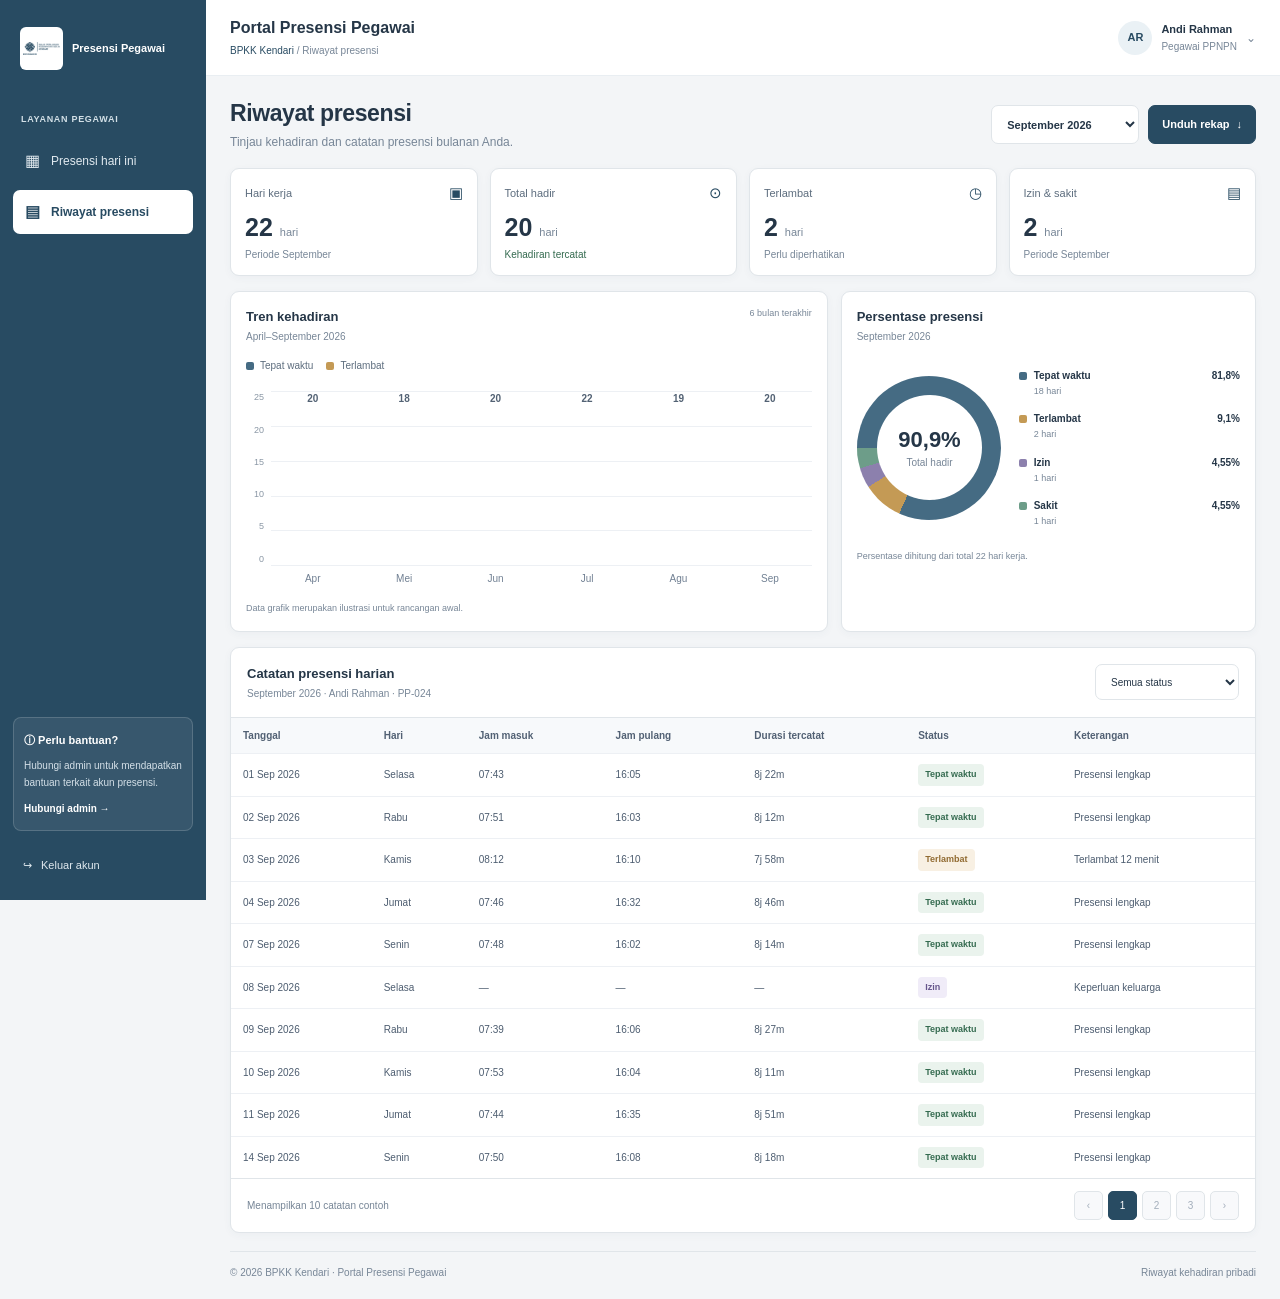
<file: riwayat.html>
<!DOCTYPE html>
<html lang="id">
  <head>
    <meta charset="UTF-8" />
    <meta name="viewport" content="width=device-width, initial-scale=1.0" />
    <meta name="theme-color" content="#284b62" />
    <meta name="description" content="Riwayat presensi pegawai BPKK Kendari" />
    <title>Riwayat Presensi | BPKK Kendari</title>
    <link rel="stylesheet" href="css/riwayat.css" />
  </head>
  <body>
    <div class="history-layout">
      <aside class="sidebar">
        <a href="presensi.html" class="sidebar-brand">
          <img src="assets/logobpkk.png" alt="Logo BPKK Kendari" />
          <span>Presensi Pegawai</span>
        </a>

        <p class="sidebar-label">LAYANAN PEGAWAI</p>
        <nav class="sidebar-nav" aria-label="Navigasi utama">
          <a href="presensi.html" class="nav-link">
            <span class="nav-icon" aria-hidden="true">▦</span>
            <span>Presensi hari ini</span>
          </a>
          <a href="riwayat.html" class="nav-link active" aria-current="page">
            <span class="nav-icon" aria-hidden="true">▤</span>
            <span>Riwayat presensi</span>
          </a>
        </nav>

        <div class="sidebar-bottom">
          <div class="help-card">
            <strong>ⓘ Perlu bantuan?</strong>
            <p>
              Hubungi admin untuk mendapatkan bantuan terkait akun presensi.
            </p>
            <a href="mailto:admin@bpkkkendari.go.id">Hubungi admin →</a>
          </div>
          <a href="login.html" class="logout-link">
            <span aria-hidden="true">↪</span> Keluar akun
          </a>
        </div>
      </aside>

      <main class="main-content">
        <header class="topbar">
          <div class="page-identity">
            <h1>Portal Presensi Pegawai</h1>
            <p><a href="presensi.html">BPKK Kendari</a> / Riwayat presensi</p>
          </div>
          <div class="account-info">
            <div class="account-avatar">AR</div>
            <div class="account-name">
              <strong>Andi Rahman</strong>
              <span>Pegawai PPNPN</span>
            </div>
            <span class="account-arrow" aria-hidden="true">⌄</span>
          </div>
        </header>

        <section class="page-heading">
          <div>
            <h2>Riwayat presensi</h2>
            <p>Tinjau kehadiran dan catatan presensi bulanan Anda.</p>
          </div>
          <div class="heading-actions">
            <label class="visually-hidden" for="month-filter"
              >Pilih bulan laporan</label
            >
            <select id="month-filter" class="month-select">
              <option value="2026-09" selected>September 2026</option>
              <option value="2026-08">Agustus 2026</option>
              <option value="2026-07">Juli 2026</option>
              <option value="2026-06">Juni 2026</option>
              <option value="2026-05">Mei 2026</option>
              <option value="2026-04">April 2026</option>
            </select>
            <button
              type="button"
              class="button button-primary"
              id="download-report"
            >
              Unduh rekap <span aria-hidden="true">↓</span>
            </button>
          </div>
        </section>

        <section class="stats-grid" aria-label="Ringkasan kehadiran">
          <article class="stat-card">
            <div class="stat-top">
              <span>Hari kerja</span>
              <span class="stat-icon" aria-hidden="true">▣</span>
            </div>
            <div class="stat-number">22 <small>hari</small></div>
            <p>Periode September</p>
          </article>
          <article class="stat-card">
            <div class="stat-top">
              <span>Total hadir</span>
              <span class="stat-icon" aria-hidden="true">⊙</span>
            </div>
            <div class="stat-number">20 <small>hari</small></div>
            <p class="positive-text">Kehadiran tercatat</p>
          </article>
          <article class="stat-card">
            <div class="stat-top">
              <span>Terlambat</span>
              <span class="stat-icon" aria-hidden="true">◷</span>
            </div>
            <div class="stat-number">2 <small>hari</small></div>
            <p>Perlu diperhatikan</p>
          </article>
          <article class="stat-card">
            <div class="stat-top">
              <span>Izin & sakit</span>
              <span class="stat-icon" aria-hidden="true">▤</span>
            </div>
            <div class="stat-number">2 <small>hari</small></div>
            <p>Periode September</p>
          </article>
        </section>

        <section class="charts-grid" aria-label="Visualisasi presensi">
          <article class="panel trend-panel">
            <div class="panel-heading">
              <div>
                <h3>Tren kehadiran</h3>
                <p>April–September 2026</p>
              </div>
              <span class="panel-note">6 bulan terakhir</span>
            </div>

            <div class="chart-legend">
              <span><i class="legend-box legend-present"></i>Tepat waktu</span>
              <span><i class="legend-box legend-late"></i>Terlambat</span>
            </div>

            <div
              class="bar-chart"
              role="img"
              aria-label="Grafik contoh jumlah kehadiran per bulan dari April hingga September 2026"
            >
              <div class="y-axis" aria-hidden="true">
                <span>25</span><span>20</span><span>15</span><span>10</span
                ><span>5</span><span>0</span>
              </div>
              <div class="chart-plot">
                <div class="grid-lines" aria-hidden="true">
                  <span></span><span></span><span></span><span></span
                  ><span></span><span></span>
                </div>
                <div class="bar-groups">
                  <div class="bar-group">
                    <strong>20</strong>
                    <div class="bar-stack" style="--present: 68%; --late: 12%">
                      <span class="bar-present"></span
                      ><span class="bar-late"></span>
                    </div>
                    <span class="bar-label">Apr</span>
                  </div>
                  <div class="bar-group">
                    <strong>18</strong>
                    <div class="bar-stack" style="--present: 59%; --late: 13%">
                      <span class="bar-present"></span
                      ><span class="bar-late"></span>
                    </div>
                    <span class="bar-label">Mei</span>
                  </div>
                  <div class="bar-group">
                    <strong>20</strong>
                    <div class="bar-stack" style="--present: 67%; --late: 13%">
                      <span class="bar-present"></span
                      ><span class="bar-late"></span>
                    </div>
                    <span class="bar-label">Jun</span>
                  </div>
                  <div class="bar-group">
                    <strong>22</strong>
                    <div class="bar-stack" style="--present: 75%; --late: 13%">
                      <span class="bar-present"></span
                      ><span class="bar-late"></span>
                    </div>
                    <span class="bar-label">Jul</span>
                  </div>
                  <div class="bar-group">
                    <strong>19</strong>
                    <div class="bar-stack" style="--present: 64%; --late: 12%">
                      <span class="bar-present"></span
                      ><span class="bar-late"></span>
                    </div>
                    <span class="bar-label">Agu</span>
                  </div>
                  <div class="bar-group">
                    <strong>20</strong>
                    <div class="bar-stack" style="--present: 67%; --late: 13%">
                      <span class="bar-present"></span
                      ><span class="bar-late"></span>
                    </div>
                    <span class="bar-label">Sep</span>
                  </div>
                </div>
              </div>
            </div>
            <p class="chart-footnote">
              Data grafik merupakan ilustrasi untuk rancangan awal.
            </p>
          </article>

          <article class="panel percentage-panel">
            <div class="panel-heading">
              <div>
                <h3>Persentase presensi</h3>
                <p>September 2026</p>
              </div>
            </div>

            <div class="percentage-content">
              <div
                class="donut-chart"
                role="img"
                aria-label="Ilustrasi persentase kehadiran 90,9 persen"
              >
                <div class="donut-center">
                  <strong>90,9%</strong>
                  <span>Total hadir</span>
                </div>
              </div>

              <div class="percentage-legend">
                <div class="percentage-item">
                  <i class="legend-box legend-present"></i>
                  <div><strong>Tepat waktu</strong><span>18 hari</span></div>
                  <b>81,8%</b>
                </div>
                <div class="percentage-item">
                  <i class="legend-box legend-late"></i>
                  <div><strong>Terlambat</strong><span>2 hari</span></div>
                  <b>9,1%</b>
                </div>
                <div class="percentage-item">
                  <i class="legend-box legend-permission"></i>
                  <div><strong>Izin</strong><span>1 hari</span></div>
                  <b>4,55%</b>
                </div>
                <div class="percentage-item">
                  <i class="legend-box legend-sick"></i>
                  <div><strong>Sakit</strong><span>1 hari</span></div>
                  <b>4,55%</b>
                </div>
              </div>
            </div>
            <p class="chart-footnote">
              Persentase dihitung dari total 22 hari kerja.
            </p>
          </article>
        </section>

        <section class="panel records-panel">
          <div class="records-heading">
            <div>
              <h3>Catatan presensi harian</h3>
              <p id="records-caption">September 2026 · Andi Rahman · PP-024</p>
            </div>
            <label class="visually-hidden" for="status-filter"
              >Filter status presensi</label
            >
            <select id="status-filter" class="status-select">
              <option value="all">Semua status</option>
              <option value="Tepat waktu">Tepat waktu</option>
              <option value="Terlambat">Terlambat</option>
              <option value="Izin">Izin</option>
              <option value="Sakit">Sakit</option>
              <option value="Tanpa keterangan">Tanpa keterangan</option>
            </select>
          </div>

          <div class="table-wrapper">
            <table class="attendance-table">
              <thead>
                <tr>
                  <th scope="col">Tanggal</th>
                  <th scope="col">Hari</th>
                  <th scope="col">Jam masuk</th>
                  <th scope="col">Jam pulang</th>
                  <th scope="col">Durasi tercatat</th>
                  <th scope="col">Status</th>
                  <th scope="col">Keterangan</th>
                </tr>
              </thead>
              <tbody id="attendance-records">
                <tr data-status="Tepat waktu">
                  <td>01 Sep 2026</td>
                  <td>Selasa</td>
                  <td>07:43</td>
                  <td>16:05</td>
                  <td>8j 22m</td>
                  <td>
                    <span class="status-pill status-on-time">Tepat waktu</span>
                  </td>
                  <td>Presensi lengkap</td>
                </tr>
                <tr data-status="Tepat waktu">
                  <td>02 Sep 2026</td>
                  <td>Rabu</td>
                  <td>07:51</td>
                  <td>16:03</td>
                  <td>8j 12m</td>
                  <td>
                    <span class="status-pill status-on-time">Tepat waktu</span>
                  </td>
                  <td>Presensi lengkap</td>
                </tr>
                <tr data-status="Terlambat">
                  <td>03 Sep 2026</td>
                  <td>Kamis</td>
                  <td>08:12</td>
                  <td>16:10</td>
                  <td>7j 58m</td>
                  <td>
                    <span class="status-pill status-late">Terlambat</span>
                  </td>
                  <td>Terlambat 12 menit</td>
                </tr>
                <tr data-status="Tepat waktu">
                  <td>04 Sep 2026</td>
                  <td>Jumat</td>
                  <td>07:46</td>
                  <td>16:32</td>
                  <td>8j 46m</td>
                  <td>
                    <span class="status-pill status-on-time">Tepat waktu</span>
                  </td>
                  <td>Presensi lengkap</td>
                </tr>
                <tr data-status="Tepat waktu">
                  <td>07 Sep 2026</td>
                  <td>Senin</td>
                  <td>07:48</td>
                  <td>16:02</td>
                  <td>8j 14m</td>
                  <td>
                    <span class="status-pill status-on-time">Tepat waktu</span>
                  </td>
                  <td>Presensi lengkap</td>
                </tr>
                <tr data-status="Tepat waktu">
                  <td>08 Sep 2026</td>
                  <td>Selasa</td>
                  <td>—</td>
                  <td>—</td>
                  <td>—</td>
                  <td>
                    <span class="status-pill status-permission">Izin</span>
                  </td>
                  <td>Keperluan keluarga</td>
                </tr>
                <tr data-status="Tepat waktu">
                  <td>09 Sep 2026</td>
                  <td>Rabu</td>
                  <td>07:39</td>
                  <td>16:06</td>
                  <td>8j 27m</td>
                  <td>
                    <span class="status-pill status-on-time">Tepat waktu</span>
                  </td>
                  <td>Presensi lengkap</td>
                </tr>
                <tr data-status="Tepat waktu">
                  <td>10 Sep 2026</td>
                  <td>Kamis</td>
                  <td>07:53</td>
                  <td>16:04</td>
                  <td>8j 11m</td>
                  <td>
                    <span class="status-pill status-on-time">Tepat waktu</span>
                  </td>
                  <td>Presensi lengkap</td>
                </tr>
                <tr data-status="Tepat waktu">
                  <td>11 Sep 2026</td>
                  <td>Jumat</td>
                  <td>07:44</td>
                  <td>16:35</td>
                  <td>8j 51m</td>
                  <td>
                    <span class="status-pill status-on-time">Tepat waktu</span>
                  </td>
                  <td>Presensi lengkap</td>
                </tr>
                <tr data-status="Tepat waktu">
                  <td>14 Sep 2026</td>
                  <td>Senin</td>
                  <td>07:50</td>
                  <td>16:08</td>
                  <td>8j 18m</td>
                  <td>
                    <span class="status-pill status-on-time">Tepat waktu</span>
                  </td>
                  <td>Presensi lengkap</td>
                </tr>
              </tbody>
            </table>
            <p id="empty-records" class="empty-records" hidden>
              Tidak ada catatan dengan status tersebut.
            </p>
          </div>

          <div class="table-footer">
            <span id="record-count">Menampilkan 10 catatan contoh</span>
            <nav class="pagination" aria-label="Navigasi halaman tabel">
              <button type="button" disabled aria-label="Halaman sebelumnya">
                ‹
              </button>
              <button type="button" class="page-active" aria-current="page">
                1
              </button>
              <button type="button" disabled aria-label="Halaman 2">2</button>
              <button type="button" disabled aria-label="Halaman 3">3</button>
              <button type="button" disabled aria-label="Halaman berikutnya">
                ›
              </button>
            </nav>
          </div>
        </section>

        <footer class="main-footer">
          <span>© 2026 BPKK Kendari · Portal Presensi Pegawai</span>
          <span>Riwayat kehadiran pribadi</span>
        </footer>
      </main>
    </div>

    <script>
      const statusFilter = document.getElementById("status-filter");
      const records = [...document.querySelectorAll("#attendance-records tr")];
      const recordCount = document.getElementById("record-count");
      const emptyRecords = document.getElementById("empty-records");

      function filterRecords() {
        const selectedStatus = statusFilter.value;
        let visibleCount = 0;

        records.forEach((row) => {
          const matches =
            selectedStatus === "all" ||
            row.querySelector(".status-pill").textContent.trim() ===
              selectedStatus;

          row.hidden = !matches;
          if (matches) visibleCount++;
        });

        recordCount.textContent = `Menampilkan ${visibleCount} catatan contoh`;
        emptyRecords.hidden = visibleCount > 0;
      }

      statusFilter.addEventListener("change", filterRecords);

      document
        .getElementById("download-report")
        .addEventListener("click", () => {
          const visibleRows = records.filter((row) => !row.hidden);
          const headers = [
            ...document.querySelectorAll(".attendance-table thead th"),
          ].map((cell) => cell.textContent.trim());

          const csvRows = [
            headers,
            ...visibleRows.map((row) =>
              [...row.querySelectorAll("td")].map((cell) =>
                cell.textContent.trim()
              )
            ),
          ];

          const csv =
            "\uFEFF" +
            csvRows
              .map((row) =>
                row.map((value) => `"${value.replace(/"/g, '""')}"`).join(",")
              )
              .join("\r\n");

          const blob = new Blob([csv], { type: "text/csv;charset=utf-8;" });
          const url = URL.createObjectURL(blob);
          const link = document.createElement("a");
          link.href = url;
          link.download = "rekap-presensi-september-2026.csv";
          link.click();
          URL.revokeObjectURL(url);
        });
    </script>
  </body>
</html>
</file>
<file: css/admin.css>
/* Warna dan pengaturan dasar */
:root {
  --primary: #284b62;
  --primary-dark: #1e394c;
  --primary-light: #eaf1f5;
  --background: #f3f5f7;
  --white: #ffffff;
  --text: #253647;
  --muted: #778697;
  --border: #e0e5e9;
  --present: #456b83;
  --late: #c49a55;
  --absent: #bd7777;
  --radius: 9px;
  --shadow: 0 2px 8px rgba(40, 75, 98, 0.04);
}

* {
  box-sizing: border-box;
}

[hidden] {
  display: none !important;
}

body {
  margin: 0;
  font-family: Arial, Helvetica, sans-serif;
  font-size: 12px;
  line-height: 1.5;
  color: var(--text);
  background: var(--background);
}

a {
  color: inherit;
  text-decoration: none;
}

button,
input,
select {
  font: inherit;
}

button,
a,
input,
select {
  -webkit-tap-highlight-color: transparent;
}

button:focus-visible,
a:focus-visible,
input:focus-visible,
select:focus-visible {
  outline: 3px solid #7899ad;
  outline-offset: 3px;
}

/* Layout utama */
.admin-layout {
  display: grid;
  grid-template-columns: 206px minmax(0, 1fr);
  min-height: 100vh;
}

/* Sidebar */
.sidebar {
  position: sticky;
  top: 0;
  display: flex;
  flex-direction: column;
  height: 100vh;
  min-height: 580px;
  padding: 20px 13px 15px;
  overflow-y: auto;
  color: var(--white);
  background: var(--primary);
}

.brand {
  display: flex;
  align-items: center;
  gap: 9px;
  min-height: 43px;
  margin-bottom: 32px;
  padding: 3px 5px;
}

.brand img {
  width: 36px;
  height: 36px;
  padding: 3px;
  border-radius: 5px;
  background: var(--white);
  object-fit: contain;
}

.brand > span {
  display: flex;
  flex-direction: column;
  gap: 2px;
}

.brand strong {
  font-size: 13px;
}

.brand small {
  color: #d5e1e8;
  font-size: 10px;
}

.sidebar-label {
  margin: 0 8px 11px;
  color: #d5e1e8;
  font-size: 9px;
  font-weight: 700;
  letter-spacing: 0.6px;
}

.sidebar-nav {
  display: flex;
  flex-direction: column;
  gap: 7px;
}

.nav-link {
  display: flex;
  align-items: center;
  gap: 9px;
  min-height: 41px;
  padding: 10px;
  border-radius: 7px;
  color: #e1eaf0;
  font-size: 11px;
}

.nav-link:hover {
  background: rgba(255, 255, 255, 0.1);
}

.nav-link.active {
  color: var(--primary);
  background: var(--white);
  font-weight: 700;
}

.nav-link > span {
  font-size: 16px;
}

.mobile-logout {
  display: none;
}

.sidebar-bottom {
  position: relative;
  display: flex;
  flex: 1;
  flex-direction: column;
  justify-content: flex-end;
  min-height: 240px;
  margin-top: 20px;
  overflow: hidden;
}

.sidebar-decoration {
  position: absolute;
  right: -83px;
  bottom: 38px;
  width: 260px;
  height: 260px;
  border: 1px solid rgba(255, 255, 255, 0.15);
  border-radius: 50%;
  pointer-events: none;
}

.sidebar-decoration::before,
.sidebar-decoration::after {
  position: absolute;
  inset: 16px;
  border: 1px solid rgba(255, 255, 255, 0.12);
  border-radius: 50%;
  content: "";
}

.sidebar-decoration::after {
  inset: 35px;
}

.logout-link {
  position: relative;
  z-index: 1;
  display: flex;
  align-items: center;
  gap: 9px;
  min-height: 38px;
  padding: 9px;
  border-radius: 7px;
  color: #e1eaf0;
  font-size: 11px;
}

.logout-link:hover {
  background: rgba(255, 255, 255, 0.1);
}

/* Header */
.main-content {
  min-width: 0;
  padding: 0 23px 15px;
}

.topbar {
  display: flex;
  align-items: center;
  justify-content: space-between;
  gap: 15px;
  min-height: 73px;
  margin: 0 -23px;
  padding: 12px 23px;
  border-bottom: 1px solid #e9eef2;
  background: var(--white);
}

.page-identity h1 {
  margin: 0;
  font-size: 15px;
}

.page-identity p {
  margin: 3px 0 0;
  color: var(--muted);
  font-size: 10px;
}

.page-identity p a {
  color: var(--primary);
}

.account-info {
  display: flex;
  align-items: center;
  gap: 9px;
}

.account-avatar,
.employee-avatar {
  display: grid;
  flex-shrink: 0;
  place-items: center;
  border-radius: 50%;
  color: var(--primary);
  background: var(--primary-light);
  font-weight: 700;
}

.account-avatar {
  width: 33px;
  height: 33px;
  font-size: 11px;
}

.account-name {
  display: flex;
  flex-direction: column;
  gap: 1px;
}

.account-name strong {
  font-size: 11px;
}

.account-name span {
  color: var(--muted);
  font-size: 10px;
}

.account-arrow {
  color: var(--muted);
  font-size: 16px;
}

/* Judul halaman */
.page-heading {
  display: flex;
  align-items: center;
  justify-content: space-between;
  gap: 15px;
  margin: 19px 0 15px;
}

.page-heading h2 {
  margin: 0 0 3px;
  font-size: 23px;
  letter-spacing: -0.4px;
}

.page-heading p {
  margin: 0;
  color: var(--muted);
  font-size: 11px;
}

.button {
  display: inline-flex;
  align-items: center;
  justify-content: center;
  gap: 7px;
  min-height: 37px;
  padding: 9px 12px;
  border: 1px solid transparent;
  border-radius: 6px;
  font-size: 11px;
  font-weight: 600;
  cursor: pointer;
  transition: background 0.2s;
}

.button-primary {
  color: var(--white);
  border-color: var(--primary);
  background: var(--primary);
}

.button-primary:hover {
  border-color: var(--primary-dark);
  background: var(--primary-dark);
}

/* Ringkasan pegawai */
.stats-grid {
  display: grid;
  grid-template-columns: repeat(4, minmax(0, 1fr));
  gap: 11px;
  margin-bottom: 14px;
}

.stat-card {
  min-width: 0;
  min-height: 91px;
  padding: 12px;
  border: 1px solid var(--border);
  border-radius: var(--radius);
  background: var(--white);
  box-shadow: var(--shadow);
}

.stat-top {
  display: flex;
  align-items: center;
  justify-content: space-between;
  gap: 8px;
  color: #637284;
  font-size: 10px;
}

.stat-icon {
  color: var(--primary);
  font-size: 16px;
}

.stat-number {
  display: block;
  margin-top: 5px;
  font-size: 25px;
  line-height: 1.3;
}

.stat-card p {
  margin: 4px 0 0;
  color: var(--muted);
  font-size: 10px;
}

/* Panel grafik */
.charts-grid {
  display: grid;
  grid-template-columns: minmax(0, 1.2fr) minmax(0, 0.8fr);
  gap: 13px;
  margin-bottom: 20px;
}

.panel {
  min-width: 0;
  border: 1px solid var(--border);
  border-radius: var(--radius);
  background: var(--white);
  box-shadow: var(--shadow);
}

.chart-panel,
.rate-panel {
  padding: 14px;
}

.panel-heading h3,
.employee-heading h3 {
  margin: 0;
  font-size: 13px;
}

.panel-heading p,
.employee-heading p {
  margin: 3px 0 0;
  color: var(--muted);
  font-size: 10px;
}

.chart-legend {
  display: flex;
  flex-wrap: wrap;
  gap: 12px;
  margin: 12px 0;
  color: #627184;
  font-size: 10px;
}

.chart-legend span {
  display: inline-flex;
  align-items: center;
  gap: 5px;
}

.legend-box {
  display: inline-block;
  width: 8px;
  height: 8px;
  flex-shrink: 0;
  border-radius: 2px;
}

.present {
  background: var(--primary);
}

.late {
  background: var(--late);
}

.absent {
  background: var(--absent);
}

/* Grafik batang */
.bar-chart {
  display: grid;
  grid-template-columns: 29px minmax(0, 1fr);
  height: 155px;
  padding-top: 6px;
}

.y-axis {
  display: flex;
  flex-direction: column;
  justify-content: space-between;
  padding: 0 6px 20px 0;
  color: #8996a4;
  font-size: 9px;
  text-align: right;
}

.chart-plot {
  position: relative;
  min-width: 0;
  height: 100%;
  padding-bottom: 20px;
}

.grid-lines {
  position: absolute;
  inset: 0 0 20px;
  display: flex;
  flex-direction: column;
  justify-content: space-between;
}

.grid-lines span {
  border-top: 1px solid #edf0f4;
}

.bar-groups {
  position: relative;
  display: flex;
  justify-content: space-around;
  gap: 7px;
  height: 100%;
}

.bar-group {
  display: flex;
  flex: 1;
  flex-direction: column;
  align-items: center;
  justify-content: flex-end;
  min-width: 0;
}

.bar-stack {
  display: flex;
  flex-direction: column-reverse;
  width: min(28px, 75%);
  height: calc(var(--present) + var(--late) + var(--absent));
  max-height: 100%;
  min-height: 2px;
  margin-top: auto;
  flex-shrink: 0;
}

.bar-present {
  height: var(--present);
  background: var(--primary);
}

.bar-late {
  height: var(--late);
  background: var(--late);
}

.bar-absent {
  height: var(--absent);
  background: var(--absent);
}

.bar-label {
  position: absolute;
  bottom: -18px;
  color: #718093;
  font-size: 10px;
}

.chart-footnote {
  margin: 10px 0 0;
  color: var(--muted);
  font-size: 9px;
}

/* Grafik garis */
.rate-number {
  margin: 7px 0 0;
  font-size: 27px;
  font-weight: 700;
}

.line-chart {
  width: 100%;
  height: 155px;
  margin-top: 3px;
}

.line-chart svg {
  display: block;
  width: 100%;
  height: 100%;
  overflow: visible;
}

.line-grid line {
  stroke: #e9eef2;
  stroke-width: 1;
}

.line-area {
  fill: #eaf1f5;
}

.line-path {
  fill: none;
  stroke: var(--primary);
  stroke-width: 2;
  stroke-linecap: round;
  stroke-linejoin: round;
}

.line-points circle {
  fill: var(--primary);
  stroke: var(--white);
  stroke-width: 1.5;
}

.line-values,
.line-months {
  fill: #718093;
  font-family: Arial, Helvetica, sans-serif;
  font-size: 10px;
  text-anchor: middle;
}

.line-values {
  fill: var(--primary);
  font-weight: 700;
}

/* Daftar dan filter pegawai */
.employees-panel {
  overflow: hidden;
}

.employee-heading {
  padding: 15px 14px 9px;
}

.filter-bar {
  display: grid;
  grid-template-columns:
    minmax(150px, 1fr) minmax(105px, 0.3fr) minmax(105px, 0.3fr)
    auto;
  align-items: end;
  gap: 9px;
  padding: 0 14px 13px;
}

.search-field,
.filter-field {
  display: flex;
  flex-direction: column;
  gap: 5px;
  min-width: 0;
}

.search-field label,
.filter-field label {
  color: #617185;
  font-size: 10px;
}

.search-field input,
.filter-field select {
  width: 100%;
  min-width: 0;
  min-height: 37px;
  padding: 9px 10px;
  border: 1px solid var(--border);
  border-radius: 6px;
  color: var(--text);
  background: var(--white);
  font-size: 10px;
}

.search-field input::placeholder {
  color: #8b97a5;
}

.export-button {
  white-space: nowrap;
}

/* Tabel pegawai */
.table-wrapper {
  width: 100%;
  overflow-x: auto;
  border-top: 1px solid var(--border);
  -webkit-overflow-scrolling: touch;
}

.employee-table {
  width: 100%;
  border-collapse: collapse;
  text-align: left;
  white-space: nowrap;
}

.employee-table th,
.employee-table td {
  padding: 10px 12px;
  border-bottom: 1px solid #edf0f4;
  font-size: 10px;
}

.employee-table th {
  color: #59697b;
  background: #f7f9fb;
  font-weight: 600;
}

.employee-table td {
  color: #4d5d70;
}

.employee-table tbody tr:hover {
  background: #f8fafc;
}

.employee-table tbody tr:last-child td {
  border-bottom: 0;
}

.employee-cell {
  display: flex;
  align-items: center;
  gap: 8px;
}

.employee-avatar {
  width: 30px;
  height: 30px;
  font-size: 9px;
}

.employee-cell > span:last-child {
  display: flex;
  flex-direction: column;
  gap: 2px;
}

.employee-cell strong {
  color: var(--text);
  font-size: 10px;
}

.employee-cell small {
  color: var(--muted);
  font-size: 9px;
}

.status-pill {
  display: inline-flex;
  align-items: center;
  padding: 4px 7px;
  border-radius: 4px;
  font-size: 9px;
  font-weight: 600;
}

.active-status {
  color: #356b50;
  background: #eaf3ed;
}

.inactive-status {
  color: #687485;
  background: #edf0f3;
}

.row-actions {
  display: flex;
  align-items: center;
  gap: 9px;
}

.action-button {
  padding: 4px 0;
  border: 0;
  background: transparent;
  font-size: 10px;
  cursor: pointer;
}

.view-action,
.edit-action {
  color: var(--primary);
}

.delete-action {
  color: #a85151;
}

.action-button:hover {
  text-decoration: underline;
}

.empty-state {
  padding: 24px 12px;
  color: var(--muted);
  text-align: center;
}

.table-footer {
  display: flex;
  justify-content: space-between;
  flex-wrap: wrap;
  gap: 8px 15px;
  padding: 12px 14px;
  border-top: 1px solid var(--border);
  color: var(--muted);
  font-size: 10px;
}

.demo-note {
  font-size: 9px;
}

/* Footer */
.main-footer {
  display: flex;
  justify-content: space-between;
  flex-wrap: wrap;
  gap: 8px 15px;
  margin-top: 17px;
  padding-top: 12px;
  color: var(--muted);
  font-size: 10px;
}

/* Tablet dan laptop kecil */
@media (max-width: 1150px) {
  .admin-layout {
    grid-template-columns: 175px minmax(0, 1fr);
  }

  .main-content {
    padding-right: 16px;
    padding-left: 16px;
  }

  .topbar {
    margin-right: -16px;
    margin-left: -16px;
    padding-right: 16px;
    padding-left: 16px;
  }

  .stats-grid {
    grid-template-columns: repeat(2, minmax(0, 1fr));
  }

  .charts-grid {
    grid-template-columns: minmax(0, 1fr);
  }

  .filter-bar {
    grid-template-columns: repeat(2, minmax(0, 1fr));
  }
}

/* Handphone */
@media (max-width: 700px) {
  .admin-layout {
    grid-template-columns: minmax(0, 1fr);
  }

  .sidebar {
    position: static;
    height: auto;
    min-height: 0;
    padding: 10px 13px;
    overflow: visible;
  }

  .brand {
    margin-bottom: 10px;
  }

  .sidebar-label,
  .sidebar-bottom {
    display: none;
  }

  .sidebar-nav {
    flex-direction: row;
  }

  .nav-link {
    flex: 1;
    justify-content: center;
  }

  .mobile-logout {
    display: flex;
  }

  .main-content {
    padding: 0 12px 15px;
  }

  .topbar {
    min-height: 65px;
    margin-right: -12px;
    margin-left: -12px;
    padding: 10px 12px;
  }

  .page-identity h1 {
    font-size: 13px;
  }

  .account-name,
  .account-arrow {
    display: none;
  }

  .page-heading {
    align-items: flex-start;
    flex-direction: column;
    margin: 17px 0 14px;
  }

  .page-heading h2 {
    font-size: 21px;
  }

  .stats-grid {
    gap: 8px;
  }

  .stat-card {
    min-height: 90px;
    padding: 10px;
  }

  .stat-top {
    font-size: 10px;
  }

  .stat-number {
    font-size: 23px;
  }

  .chart-panel,
  .rate-panel {
    padding: 12px;
  }

  .filter-bar {
    grid-template-columns: minmax(0, 1fr);
    padding-right: 12px;
    padding-left: 12px;
  }

  .employee-table {
    min-width: 760px;
  }

  .employee-table th,
  .employee-table td {
    padding: 12px;
  }

  .employee-heading {
    padding: 13px 12px 10px;
  }

  .table-footer,
  .main-footer {
    flex-direction: column;
  }
}

/* Handphone kecil */
@media (max-width: 380px) {
  .main-content {
    padding-right: 9px;
    padding-left: 9px;
  }

  .topbar {
    margin-right: -9px;
    margin-left: -9px;
    padding-right: 9px;
    padding-left: 9px;
  }

  .brand strong {
    font-size: 12px;
  }

  .nav-link {
    gap: 5px;
    padding: 9px 5px;
    font-size: 10px;
  }

  .stat-card {
    padding: 8px;
  }

  .stat-top {
    align-items: flex-start;
  }

  .chart-legend {
    gap: 8px;
  }
}

@media (prefers-reduced-motion: reduce) {
  *,
  *::before,
  *::after {
    scroll-behavior: auto !important;
    transition-duration: 0.01ms !important;
  }
}

/* ===== Modal pengelolaan pegawai ===== */
.modal-overlay[hidden] {
  display: none !important;
}

.modal-overlay {
  position: fixed;
  inset: 0;
  z-index: 1000;
  display: flex;
  align-items: center;
  justify-content: center;
  padding: 20px;
  background: rgba(18, 38, 52, 0.55);
  overflow-y: auto;
}

.employee-modal {
  width: min(100%, 520px);
  max-height: calc(100vh - 40px);
  overflow-y: auto;
  padding: 24px;
  border-radius: 16px;
  background: #ffffff;
  color: #243746;
  box-shadow: 0 16px 50px rgba(0, 0, 0, 0.2);
}

.modal-heading {
  display: flex;
  justify-content: space-between;
  align-items: flex-start;
  gap: 16px;
  margin-bottom: 22px;
}

.modal-heading h2 {
  margin: 0 0 6px;
  font-size: 22px;
}

.modal-heading p {
  margin: 0;
  color: #637583;
  font-size: 14px;
}

.modal-close {
  border: 0;
  background: transparent;
  color: #526675;
  font-size: 30px;
  cursor: pointer;
}

#employee-form {
  display: grid;
  gap: 9px;
}

#employee-form label {
  margin-top: 8px;
  font-weight: 600;
  font-size: 14px;
}

#employee-form input,
#employee-form select {
  box-sizing: border-box;
  width: 100%;
  min-height: 44px;
  padding: 10px 12px;
  border: 1px solid #cbd6de;
  border-radius: 8px;
  background: #fff;
  color: #243746;
  font: inherit;
}

#employee-form input:focus,
#employee-form select:focus {
  outline: 2px solid #7ab4d0;
  outline-offset: 1px;
  border-color: #284b62;
}

.modal-actions {
  display: flex;
  justify-content: flex-end;
  gap: 10px;
  margin-top: 20px;
}

.modal-actions button {
  min-height: 42px;
  padding: 10px 16px;
  border: 1px solid #cbd6de;
  border-radius: 8px;
  background: #fff;
  color: #284b62;
  font: inherit;
  cursor: pointer;
}

.modal-actions .button-primary {
  border-color: #284b62;
  background: #284b62;
  color: #fff;
}

.modal-close:focus-visible,
.modal-actions button:focus-visible {
  outline: 3px solid #7ab4d0;
  outline-offset: 3px;
}

@media (max-width: 480px) {
  .employee-modal {
    padding: 18px;
  }

  .modal-actions {
    flex-direction: column-reverse;
  }

  .modal-actions button {
    width: 100%;
  }
}

/* Pagination daftar pegawai */
.pagination {
  display: flex;
  justify-content: center;
  align-items: center;
  gap: 16px;
  margin-top: 20px;
  flex-wrap: wrap;
}

.pagination button {
  padding: 10px 16px;
  border: 1px solid #d5e1e8;
  background: #ffffff;
  color: #284b62;
  border-radius: 8px;
  font-size: 14px;
  cursor: pointer;
}

.pagination button:hover:not(:disabled) {
  background: #eef4f8;
}

.pagination button:disabled {
  opacity: 0.45;
  cursor: not-allowed;
}

#page-info {
  font-size: 14px;
  font-weight: 600;
  color: #284b62;
}

/*REKAP PRESENSI ADMIN*/

#rekap-presensi {
  width: 100%;
  min-width: 0;
  margin: 24px 0 28px;
  padding: 24px;
  overflow: hidden;
  box-sizing: border-box;

  background: #eaf2f8;
  border: 1px solid #d4e2ed;
  border-radius: 14px;
  box-shadow: 0 5px 18px rgba(40, 75, 98, 0.06);
}

/* Judul card rekap */
#rekap-presensi > .panel-heading {
  margin-bottom: 20px;
}

#rekap-presensi .panel-heading h3 {
  margin: 0;
  color: #284b62;
  font-size: 18px;
  font-weight: 700;
}

#rekap-presensi .panel-heading p {
  margin-top: 5px;
  color: #647989;
  font-size: 11px;
  line-height: 1.7;
}

/* Filter di dalam panel putih */
#rekap-presensi .rekap-filters {
  display: grid;
  grid-template-columns: repeat(4, minmax(0, 1fr));
  align-items: end;
  gap: 14px;

  margin: 0 0 18px;
  padding: 18px;
  background: #ffffff;
  border: 1px solid #dce5ec;
  border-radius: 11px;
}

#rekap-presensi .rekap-filters > div {
  display: flex;
  flex-direction: column;
  gap: 7px;
  min-width: 0;
}

#rekap-presensi .rekap-filters label {
  color: #405c72;
  font-size: 11px;
  font-weight: 600;
}

#rekap-presensi .rekap-filters input,
#rekap-presensi .rekap-filters select {
  display: block;
  width: 100%;
  min-width: 0;
  min-height: 40px;
  padding: 9px 10px;

  background: #ffffff;
  color: #284b62;
  border: 1px solid #d5e1e8;
  border-radius: 7px;
  font-size: 11px;
}

#rekap-presensi .rekap-filters input:focus,
#rekap-presensi .rekap-filters select:focus {
  outline: 2px solid #c2dbee;
  outline-offset: 1px;
  border-color: #3979a5;
}

/* Tombol unduh */
#rekap-presensi #rekap-export {
  grid-column: 1 / -1;
  justify-self: end;
  min-height: 39px;
  padding: 10px 17px;

  color: #ffffff;
  background: #284b62;
  border: 1px solid #284b62;
  border-radius: 7px;

  font-size: 11px;
  font-weight: 600;
  cursor: pointer;
  transition: background 0.2s ease;
}

#rekap-presensi #rekap-export:hover {
  background: #3979a5;
  border-color: #3979a5;
}

/* Ringkasan presensi */
#rekap-presensi .rekap-summary {
  display: grid;
  grid-template-columns: repeat(4, minmax(0, 1fr));
  gap: 12px;
  margin: 0 0 18px;
}

#rekap-presensi .rekap-summary > div {
  display: flex;
  flex-direction: column;
  gap: 7px;
  min-width: 0;
  padding: 16px;

  background: #ffffff;
  border: 1px solid #dce5ec;
  border-left: 4px solid #3979a5;
  border-radius: 9px;
  box-shadow: 0 2px 7px rgba(40, 75, 98, 0.035);
}

#rekap-presensi .rekap-summary > div:nth-child(1) {
  background: #dceaf6;
  border-color: #c8dceb;
  border-left-color: #284b62;
}

#rekap-presensi .rekap-summary > div:nth-child(2) {
  background: #ffffff;
  border-left-color: #3979a5;
}

#rekap-presensi .rekap-summary > div:nth-child(3) {
  background: #f1f3f5;
  border-color: #dfe4e8;
  border-left-color: #71889a;
}

#rekap-presensi .rekap-summary > div:nth-child(4) {
  background: #e7edf2;
  border-color: #d6e0e8;
  border-left-color: #8b9ba8;
}

#rekap-presensi .rekap-summary span {
  color: #617687;
  font-size: 11px;
}

#rekap-presensi .rekap-summary strong {
  color: #284b62;
  font-size: 24px;
  line-height: 1.3;
}

/* Pembungkus tabel agar tidak keluar dari card */
#rekap-presensi .table-wrapper {
  width: 100%;
  max-width: 100%;
  min-width: 0;
  overflow-x: auto;
  -webkit-overflow-scrolling: touch;

  background: #ffffff;
  border: 1px solid #d8e3ec;
  border-radius: 10px;
}

/* Tabel rekap saja, tidak mengubah tabel pegawai */
#rekap-presensi .employee-table {
  width: 100%;
  min-width: 760px;
  margin: 0;
  border-collapse: collapse;
  background: #ffffff;
  text-align: left;
  white-space: nowrap;
}

#rekap-presensi .employee-table th {
  padding: 13px 12px;
  color: #284b62;
  background: #dceaf6;
  border-bottom: 1px solid #d2e0eb;
  font-size: 10px;
  font-weight: 700;
}

#rekap-presensi .employee-table td {
  padding: 12px;
  color: #405c72;
  background: #ffffff;
  border-bottom: 1px solid #e8edf1;
  font-size: 10px;
  vertical-align: middle;
}

#rekap-presensi .employee-table tbody tr:hover td {
  background: #f3f8fc;
}

#rekap-presensi .employee-table tbody tr:last-child td {
  border-bottom: none;
}

/* Tombol detail presensi */
#rekap-presensi .rekap-detail-button {
  padding: 7px 12px;
  color: #284b62;
  background: #edf4fa;
  border: 1px solid #cbdce9;
  border-radius: 7px;
  font-size: 10px;
  cursor: pointer;
}

#rekap-presensi .rekap-detail-button:hover {
  background: #dceaf6;
}

/* Pagination rekap */
#rekap-presensi .rekap-pagination {
  display: flex;
  justify-content: space-between;
  align-items: center;
  gap: 12px;
  margin-top: 17px;
}

#rekap-presensi #rekap-page-info {
  color: #617687;
  font-size: 11px;
}

#rekap-presensi .rekap-pagination > div {
  display: flex;
  flex-wrap: wrap;
  gap: 8px;
}

#rekap-presensi .rekap-pagination button {
  padding: 9px 13px;
  color: #284b62;
  background: #ffffff;
  border: 1px solid #cbd8e2;
  border-radius: 7px;
  font-size: 11px;
  cursor: pointer;
}

#rekap-presensi .rekap-pagination button:hover:not(:disabled) {
  background: #dceaf6;
}

#rekap-presensi .rekap-pagination button:disabled {
  opacity: 0.45;
  cursor: not-allowed;
}

/* Modal detail presensi */
.rekap-overlay[hidden] {
  display: none !important;
}

.rekap-overlay {
  position: fixed;
  inset: 0;
  z-index: 2000;
  display: flex;
  justify-content: center;
  align-items: center;
  padding: 20px;
  background: rgba(30, 57, 76, 0.58);
}

.rekap-dialog {
  width: min(100%, 650px);
  max-height: 85vh;
  overflow-y: auto;
  padding: 24px;

  color: #284b62;
  background: #ffffff;
  border: 1px solid #dce5ec;
  border-radius: 14px;
  box-shadow: 0 12px 36px rgba(30, 57, 76, 0.18);
}

.rekap-dialog-header {
  display: flex;
  justify-content: space-between;
  align-items: center;
  gap: 12px;
  padding-bottom: 14px;
  border-bottom: 1px solid #e0e7ed;
}

.rekap-dialog-header h3 {
  margin: 0;
  color: #284b62;
  font-size: 17px;
}

#rekap-close {
  padding: 0 6px;
  color: #526675;
  background: transparent;
  border: none;
  font-size: 28px;
  cursor: pointer;
}

.rekap-detail-grid {
  display: grid;
  grid-template-columns: repeat(2, minmax(0, 1fr));
  gap: 12px;
  margin-top: 18px;
}

.rekap-detail-item {
  min-width: 0;
  padding: 13px;
  overflow-wrap: anywhere;
  color: #405c72;
  background: #edf4fa;
  border: 1px solid #dce5ec;
  border-radius: 8px;
}

.rekap-detail-item strong {
  display: block;
  margin-bottom: 6px;
  color: #284b62;
  font-size: 11px;
}

.rekap-photo {
  display: grid;
  place-items: center;
  min-height: 100px;
  padding: 12px;
  color: #617687;
  background: #f1f3f5;
  border: 1px dashed #cbd8e2;
  border-radius: 8px;
  text-align: center;
  font-size: 11px;
}

/* Responsif tablet */
@media (max-width: 1000px) {
  #rekap-presensi .rekap-filters {
    grid-template-columns: repeat(2, minmax(0, 1fr));
  }

  #rekap-presensi .rekap-summary {
    grid-template-columns: repeat(2, minmax(0, 1fr));
  }
}

/* Responsif handphone */
@media (max-width: 600px) {
  #rekap-presensi {
    padding: 15px;
    margin-top: 18px;
  }

  #rekap-presensi .rekap-filters,
  #rekap-presensi .rekap-summary,
  #rekap-presensi .rekap-detail-grid {
    grid-template-columns: minmax(0, 1fr);
  }

  #rekap-presensi #rekap-export {
    width: 100%;
    justify-self: stretch;
  }

  #rekap-presensi .rekap-pagination {
    align-items: stretch;
    flex-direction: column;
  }

  #rekap-presensi .rekap-pagination > div {
    justify-content: space-between;
  }

  .rekap-dialog {
    padding: 17px;
  }
}

/* Grafik presensi dinamis */
#attendance-trend-chart {
  display: flex;
  justify-content: space-around;
  align-items: stretch;
  gap: 5px;
  height: 100%;
}

#attendance-trend-chart .bar-group {
  position: relative;
  display: flex;
  flex: 1;
  align-items: stretch;
  justify-content: flex-end;
  min-width: 0;
}

#attendance-trend-chart .bar-stack {
  display: flex;
  flex-direction: column;
  width: min(24px, 75%);
  margin-bottom: 0;
  overflow: hidden;
  border-radius: 4px 4px 0 0;
}

#attendance-trend-chart .bar-present {
  background: #284b62;
}

#attendance-trend-chart .bar-late {
  background: #91b5ca;
}

#attendance-trend-chart .bar-absent {
  background: #c7d1d9;
}

#attendance-trend-chart .bar-label {
  position: absolute;
  bottom: -18px;
  white-space: nowrap;
}

#attendance-rate-chart .line-path {
  fill: none;
  stroke: #284b62;
  stroke-width: 2;
  stroke-linecap: round;
  stroke-linejoin: round;
}

#attendance-rate-chart .line-area {
  fill: #eaf1f5;
}

#attendance-rate-chart .line-points circle {
  fill: #284b62;
  stroke: #ffffff;
  stroke-width: 1.5;
}

#attendance-rate-chart .line-values {
  fill: #284b62;
  font-size: 9px;
  text-anchor: middle;
}

#attendance-rate-chart .line-months {
  fill: #718093;
  font-size: 9px;
  text-anchor: middle;
}

/* ===== Ringkasan kehadiran berdasarkan periode ===== */
.attendance-summary-panel {
  min-width: 0;
  padding: 14px;
  overflow: hidden;
  border: 1px solid #dce5eb;
  border-radius: 9px;
  background: #ffffff;
  box-shadow: 0 2px 8px rgba(40, 75, 98, 0.04);
}

.summary-date-filters {
  display: grid;
  grid-template-columns: repeat(2, minmax(0, 1fr));
  gap: 10px;
  margin: 16px 0;
}

.summary-date-filters > div {
  display: flex;
  flex-direction: column;
  gap: 5px;
  min-width: 0;
}

.summary-date-filters label {
  color: #526e81;
  font-size: 10px;
  font-weight: 600;
}

.summary-date-filters input {
  width: 100%;
  min-width: 0;
  min-height: 36px;
  padding: 8px;
  border: 1px solid #d5e1e8;
  border-radius: 6px;
  color: #284b62;
  background: #ffffff;
  font: inherit;
}

.attendance-summary-grid {
  display: grid;
  grid-template-columns: repeat(2, minmax(0, 1fr));
  gap: 9px;
}

.attendance-summary-item {
  display: flex;
  flex-direction: column;
  gap: 5px;
  min-width: 0;
  padding: 12px;
  border: 1px solid #e0e7ec;
  border-radius: 8px;
}

.attendance-summary-item span {
  font-size: 11px;
  font-weight: 600;
}

.attendance-summary-item strong {
  font-size: 24px;
  line-height: 1.3;
}

.attendance-summary-item small {
  color: #657787;
  font-size: 9px;
}

.summary-present {
  color: #284b62;
  background: #eaf1f5;
}

.summary-permit {
  color: #426d85;
  background: #edf3f7;
}

.summary-sick {
  color: #526e81;
  background: #f1f3f5;
}

.summary-absent {
  color: #52616e;
  background: #f5f6f7;
}

@media (max-width: 380px) {
  .summary-date-filters {
    grid-template-columns: 1fr;
  }
}

/* ===== Grafik tren dan rangkuman presensi ===== */

.charts-grid {
  align-items: stretch;
  gap: 16px;
}

.chart-panel,
.rate-panel {
  min-width: 0;
  padding: 20px;
  border: 1px solid #dce4ea;
  border-radius: 12px;
  background: #ffffff;
  box-shadow: 0 3px 12px rgba(40, 75, 98, 0.05);
}

.chart-legend {
  gap: 16px;
  margin: 18px 0;
}

.legend-box {
  width: 10px;
  height: 10px;
  border-radius: 3px;
}

.present {
  background: #284b62;
}

.late {
  background: #91b4c8;
}

.absent {
  background: #aab7c2;
}

/* Grafik batang dinamis */
.dynamic-trend {
  display: grid;
  grid-template-columns: repeat(12, minmax(0, 1fr));
  align-items: end;
  gap: 8px;
  min-height: 220px;
  padding: 12px 4px 0;
  border-bottom: 1px solid #e0e5e9;
  background: repeating-linear-gradient(
    to top,
    transparent 0,
    transparent 24%,
    #edf1f4 24%,
    #edf1f4 calc(24% + 1px)
  );
}

.trend-month {
  display: flex;
  min-width: 0;
  height: 200px;
  flex-direction: column;
  justify-content: flex-end;
  align-items: center;
  gap: 7px;
}

.trend-stack {
  display: flex;
  width: min(30px, 85%);
  height: 170px;
  flex-direction: column;
  justify-content: flex-end;
  overflow: hidden;
  border-radius: 5px 5px 0 0;
  background: transparent;
}

.trend-segment {
  display: block;
  width: 100%;
  min-height: 0;
}

.trend-present {
  background: #284b62;
}

.trend-late {
  background: #91b4c8;
}

.trend-absent {
  background: #aab7c2;
}

.trend-label {
  color: #607888;
  font-size: 10px;
}

.trend-empty {
  width: 100%;
  height: 2px;
  background: #e0e5e9;
}

.chart-footnote {
  margin: 14px 0 0;
  color: #778697;
  font-size: 10px;
  line-height: 1.6;
}

/* Rentang tanggal rangkuman */
.summary-range {
  display: grid;
  grid-template-columns: 1fr 1fr;
  gap: 7px 10px;
  margin: 18px 0;
}

.summary-range label {
  color: #526e81;
  font-size: 10px;
  font-weight: 600;
}

.summary-range input {
  width: 100%;
  min-width: 0;
  min-height: 36px;
  padding: 7px 8px;
  border: 1px solid #dce4ea;
  border-radius: 6px;
  background: #ffffff;
  color: #284b62;
  font: inherit;
}

#summary-apply {
  grid-column: 1 / -1;
  justify-self: end;
  min-height: 34px;
}

/* Kartu rangkuman */
.summary-cards {
  display: grid;
  grid-template-columns: repeat(2, minmax(0, 1fr));
  gap: 10px;
}

.summary-card {
  display: flex;
  min-width: 0;
  flex-direction: column;
  gap: 8px;
  padding: 13px;
  border: 1px solid #dce4ea;
  border-radius: 9px;
  background: #f4f7f9;
}

.summary-present {
  background: #eaf1f5;
}

.summary-late {
  background: #f0f4f7;
}

.summary-absent,
.summary-other {
  background: #f7f9fa;
}

.summary-label {
  display: flex;
  align-items: center;
  gap: 7px;
  color: #526e81;
  font-size: 11px;
}

.summary-label i {
  width: 9px;
  height: 9px;
  flex-shrink: 0;
  border-radius: 3px;
  background: #aab7c2;
}

.summary-present .summary-label i {
  background: #284b62;
}

.summary-late .summary-label i {
  background: #91b4c8;
}

.summary-card strong {
  color: #1e394c;
  font-size: 25px;
  line-height: 1.2;
}

.summary-card small {
  color: #778697;
  font-size: 9px;
  line-height: 1.5;
}

#summary-period {
  overflow-wrap: anywhere;
}

@media (max-width: 1150px) {
  .charts-grid {
    grid-template-columns: minmax(0, 1fr);
  }
}

@media (max-width: 480px) {
  .chart-panel,
  .rate-panel {
    padding: 13px;
  }

  .dynamic-trend {
    gap: 3px;
  }

  .trend-label {
    font-size: 9px;
  }

  .summary-cards {
    grid-template-columns: repeat(2, minmax(0, 1fr));
  }
}
</file>
<file: css/login.css>
/* Pengaturan dasar */
:root {
  --primary: #284b62;
  --primary-dark: #1e394c;
  --primary-light: #eaf1f5;
  --background: #f5f7f9;
  --white: #ffffff;
  --text: #263746;
  --muted: #71808d;
  --border: #dce3e8;
  --focus: #3d83b5;
  --radius: 10px;
  --shadow: 0 12px 35px rgba(40, 75, 98, 0.08);
}

* {
  box-sizing: border-box;
}

html {
  min-height: 100%;
  scroll-behavior: smooth;
}

body {
  margin: 0;
  min-width: 320px;
  min-height: 100vh;
  font-family: Arial, Helvetica, sans-serif;
  color: var(--text);
  background: var(--background);
  font-size: 15px;
  line-height: 1.6;
}

button,
input {
  font: inherit;
}

button,
a,
input {
  -webkit-tap-highlight-color: transparent;
}

a {
  color: var(--primary);
  text-decoration: none;
}

a:hover {
  text-decoration: underline;
}

a:focus-visible,
button:focus-visible,
input:focus-visible {
  outline: 3px solid var(--focus);
  outline-offset: 3px;
}

/* Layout login */
.login-container {
  display: grid;
  grid-template-columns: minmax(0, 0.92fr) minmax(0, 1.2fr);
  min-height: 100vh;
  background: var(--white);
}

/* Panel informasi */
.welcome-panel {
  position: relative;
  display: flex;
  flex-direction: column;
  justify-content: center;
  min-height: 100vh;
  padding: 64px clamp(28px, 5vw, 76px);
  overflow: hidden;
  color: var(--white);
  background: linear-gradient(145deg, #284b62 0%, #345f7a 60%, #416f89 100%);
}

.welcome-content {
  position: relative;
  z-index: 2;
  width: 100%;
  max-width: 470px;
  margin: auto 0;
}

.brand-kemnaker {
  display: flex;
  align-items: center;
  margin-bottom: 76px;
}

.brand-kemnaker img {
  display: block;
  width: min(210px, 100%);
  max-height: 72px;
  object-fit: contain;
  object-position: left center;
}

.section-label {
  display: inline-block;
  margin-bottom: 14px;
  font-size: 12px;
  font-weight: 700;
  letter-spacing: 1.8px;
  color: #d9e8f0;
}

.welcome-content h1 {
  max-width: 460px;
  margin: 0 0 18px;
  font-size: clamp(32px, 3.1vw, 46px);
  font-weight: 700;
  line-height: 1.2;
  letter-spacing: -0.8px;
}

.welcome-description {
  max-width: 400px;
  margin: 0;
  color: #e1eaf0;
  font-size: 15px;
  line-height: 1.9;
}

.welcome-note {
  display: flex;
  align-items: center;
  gap: 12px;
  max-width: 380px;
  margin-top: 34px;
  padding: 13px 15px;
  border: 1px solid rgba(255, 255, 255, 0.22);
  border-radius: var(--radius);
  background: rgba(255, 255, 255, 0.08);
}

.note-icon {
  display: grid;
  flex-shrink: 0;
  width: 30px;
  height: 30px;
  place-items: center;
  border-radius: 50%;
  background: rgba(255, 255, 255, 0.17);
  font-weight: 700;
}

.welcome-note p {
  margin: 0;
  font-size: 13px;
  color: #ffffff;
}

.panel-footer {
  position: relative;
  z-index: 2;
  margin: 40px 0 0;
  color: #d7e3ea;
  font-size: 11px;
}

/* Dekorasi panel */
.decorative-circle {
  position: absolute;
  border: 1px solid rgba(255, 255, 255, 0.12);
  border-radius: 50%;
  pointer-events: none;
}

.circle-one {
  right: -160px;
  bottom: -250px;
  width: 570px;
  height: 570px;
}

.circle-two {
  right: -105px;
  bottom: -195px;
  width: 460px;
  height: 460px;
}

.circle-three {
  right: -50px;
  bottom: -140px;
  width: 350px;
  height: 350px;
}

/* Panel formulir */
.form-panel {
  display: flex;
  flex-direction: column;
  justify-content: space-between;
  min-width: 0;
  min-height: 100vh;
  padding: 28px clamp(24px, 5vw, 76px) 20px;
  background: var(--white);
}

.form-header {
  display: flex;
  align-items: center;
  justify-content: space-between;
  gap: 20px;
  width: 100%;
}

.brand-bpkk {
  display: inline-flex;
  align-items: center;
  gap: 10px;
  min-width: 0;
  color: var(--primary);
}

.brand-bpkk img {
  display: block;
  width: 46px;
  height: 46px;
  object-fit: contain;
}

.brand-bpkk span {
  display: flex;
  flex-direction: column;
  line-height: 1.4;
}

.brand-bpkk strong {
  font-size: 11px;
  letter-spacing: 0.5px;
}

.brand-bpkk small {
  color: var(--muted);
  font-size: 11px;
}

.admin-link {
  flex-shrink: 0;
  font-size: 12px;
  font-weight: 600;
}

/* Kartu login */
.login-card {
  width: 100%;
  max-width: 410px;
  margin: 48px auto;
}

.login-icon {
  display: grid;
  width: 46px;
  height: 46px;
  margin-bottom: 18px;
  place-items: center;
  border-radius: 12px;
  background: var(--primary-light);
}

.login-icon svg {
  width: 24px;
  height: 24px;
  fill: none;
  stroke: var(--primary);
  stroke-width: 1.7;
  stroke-linecap: round;
  stroke-linejoin: round;
}

.login-card h2 {
  margin: 0 0 8px;
  font-size: clamp(27px, 2.5vw, 34px);
  font-weight: 700;
  line-height: 1.3;
  letter-spacing: -0.6px;
}

.login-description {
  max-width: 370px;
  margin: 0 0 28px;
  color: var(--muted);
  font-size: 13px;
  line-height: 1.8;
}

/* Formulir dan input */
.login-form {
  display: flex;
  flex-direction: column;
  gap: 20px;
}

.form-group {
  display: flex;
  flex-direction: column;
  gap: 8px;
}

.form-group > label {
  font-size: 13px;
  font-weight: 600;
  color: var(--text);
}

.input-wrapper {
  display: flex;
  align-items: center;
  min-height: 48px;
  gap: 11px;
  padding: 0 13px;
  border: 1px solid var(--border);
  border-radius: var(--radius);
  background: var(--white);
  transition: border-color 0.2s, box-shadow 0.2s;
}

.input-wrapper:focus-within {
  border-color: var(--focus);
  box-shadow: 0 0 0 3px rgba(61, 131, 181, 0.12);
}

.input-wrapper > svg {
  flex-shrink: 0;
  width: 19px;
  height: 19px;
  fill: none;
  stroke: #8493a0;
  stroke-width: 1.7;
  stroke-linecap: round;
  stroke-linejoin: round;
}

.input-wrapper input {
  width: 100%;
  min-width: 0;
  height: 46px;
  padding: 0;
  border: 0;
  outline: none;
  color: var(--text);
  background: transparent;
  font-size: 14px;
}

.input-wrapper input::placeholder {
  color: #98a4ae;
  opacity: 1;
}

.input-wrapper:focus-within input:focus-visible {
  outline: none;
}

.password-toggle {
  display: grid;
  flex-shrink: 0;
  width: 40px;
  height: 40px;
  padding: 0;
  place-items: center;
  border: 0;
  border-radius: 7px;
  color: var(--muted);
  background: transparent;
  cursor: pointer;
}

.password-toggle:hover {
  background: var(--primary-light);
}

.password-toggle svg {
  width: 20px;
  height: 20px;
  fill: none;
  stroke: currentColor;
  stroke-width: 1.7;
  stroke-linecap: round;
  stroke-linejoin: round;
}

/* Opsi login */
.form-options {
  display: flex;
  align-items: center;
  justify-content: space-between;
  flex-wrap: wrap;
  gap: 12px;
  margin-top: -4px;
}

.remember-option {
  display: inline-flex;
  align-items: center;
  gap: 9px;
  min-height: 28px;
  color: #687885;
  font-size: 12px;
  cursor: pointer;
}

.remember-option input {
  width: 17px;
  height: 17px;
  margin: 0;
  accent-color: var(--primary);
}

.forgot-link {
  font-size: 12px;
  font-weight: 600;
}

/* Tombol masuk */
.login-button {
  display: flex;
  align-items: center;
  justify-content: center;
  gap: 12px;
  width: 100%;
  min-height: 50px;
  padding: 12px 18px;
  border: 1px solid var(--primary);
  border-radius: var(--radius);
  color: var(--white);
  background: var(--primary);
  font-size: 14px;
  font-weight: 600;
  cursor: pointer;
  transition: background 0.2s, transform 0.2s;
}

.login-button:hover {
  background: var(--primary-dark);
}

.login-button:active {
  transform: translateY(1px);
}

.login-button svg {
  width: 19px;
  height: 19px;
  fill: none;
  stroke: currentColor;
  stroke-width: 1.8;
  stroke-linecap: round;
  stroke-linejoin: round;
}

/* Bantuan dan footer */
.login-divider {
  height: 1px;
  margin: 27px 0 18px;
  background: var(--border);
}

.contact-admin {
  margin: 0;
  color: var(--muted);
  text-align: center;
  font-size: 12px;
}

.contact-admin a {
  margin-left: 4px;
  font-weight: 600;
}

.form-footer {
  display: flex;
  justify-content: space-between;
  gap: 12px;
  padding-top: 16px;
  border-top: 1px solid #edf0f2;
  color: var(--muted);
  font-size: 11px;
}

/* Layar laptop kecil */
@media (max-width: 1100px) {
  .login-container {
    grid-template-columns: minmax(0, 0.85fr) minmax(0, 1fr);
  }

  .welcome-panel {
    padding: 48px 32px;
  }

  .form-panel {
    padding-right: 32px;
    padding-left: 32px;
  }

  .brand-kemnaker {
    margin-bottom: 54px;
  }
}

/* Aksesibilitas gerakan */
@media (prefers-reduced-motion: reduce) {
  *,
  *::before,
  *::after {
    scroll-behavior: auto !important;
    transition-duration: 0.01ms !important;
  }
}
</file>
<file: css/responsive.css>
/* Tablet */
@media (max-width: 768px) {
  .login-container {
    grid-template-columns: 1fr;
  }

  .welcome-panel {
    min-height: auto;
    padding: 28px 28px 32px;
  }

  .welcome-content {
    max-width: 560px;
  }

  .brand-kemnaker {
    margin-bottom: 28px;
  }

  .brand-kemnaker img {
    width: 165px;
    max-height: 56px;
  }

  .welcome-content h1 {
    max-width: 500px;
    font-size: clamp(28px, 5vw, 38px);
  }

  .welcome-description {
    max-width: 500px;
    font-size: 14px;
  }

  .welcome-note {
    margin-top: 22px;
  }

  .panel-footer {
    margin-top: 28px;
  }

  .circle-one {
    right: -250px;
    bottom: -370px;
  }

  .circle-two {
    right: -200px;
    bottom: -320px;
  }

  .circle-three {
    right: -150px;
    bottom: -270px;
  }

  .form-panel {
    min-height: auto;
    padding: 24px 28px 20px;
  }

  .login-card {
    max-width: 480px;
    margin: 42px auto;
  }

  .form-footer {
    width: 100%;
  }
}

/* Handphone */
@media (max-width: 480px) {
  body {
    font-size: 14px;
  }

  .welcome-panel {
    padding: 23px 22px 26px;
  }

  .brand-kemnaker {
    margin-bottom: 25px;
  }

  .brand-kemnaker img {
    width: 145px;
    max-height: 48px;
  }

  .section-label {
    margin-bottom: 10px;
    font-size: 10px;
    letter-spacing: 1.2px;
  }

  .welcome-content h1 {
    margin-bottom: 12px;
    font-size: 29px;
    letter-spacing: -0.4px;
  }

  .welcome-description {
    font-size: 13px;
    line-height: 1.7;
  }

  .welcome-note {
    gap: 10px;
    margin-top: 18px;
    padding: 10px 12px;
  }

  .welcome-note p {
    font-size: 12px;
  }

  .panel-footer {
    margin-top: 23px;
    font-size: 10px;
  }

  .form-panel {
    padding: 20px 22px 16px;
  }

  .form-header {
    align-items: flex-start;
    gap: 12px;
  }

  .brand-bpkk {
    gap: 8px;
  }

  .brand-bpkk img {
    width: 38px;
    height: 38px;
  }

  .brand-bpkk strong,
  .brand-bpkk small {
    font-size: 10px;
  }

  .admin-link {
    max-width: 110px;
    padding-top: 7px;
    text-align: right;
    font-size: 11px;
  }

  .login-card {
    margin: 35px auto;
  }

  .login-icon {
    width: 42px;
    height: 42px;
    margin-bottom: 15px;
  }

  .login-card h2 {
    font-size: 28px;
  }

  .login-description {
    margin-bottom: 24px;
    font-size: 12px;
  }

  .login-form {
    gap: 18px;
  }

  .input-wrapper {
    min-height: 48px;
  }

  .input-wrapper input {
    font-size: 14px;
  }

  .form-options {
    align-items: flex-start;
    gap: 10px;
  }

  .remember-option,
  .forgot-link {
    font-size: 11px;
  }

  .login-button {
    min-height: 50px;
  }

  .contact-admin {
    font-size: 11px;
  }

  .form-footer {
    flex-wrap: wrap;
    font-size: 10px;
  }
}
</file>
<file: css/presensi.css>
/* Pengaturan dasar */
:root {
  --primary: #284b62;
  --primary-dark: #1e394c;
  --primary-light: #eaf1f5;
  --blue: #284b62;
  --blue-light: #eef4ff;
  --background: #f3f6fa;
  --white: #ffffff;
  --text: #253647;
  --muted: #778697;
  --border: #e0e7ef;
  --green: #24784d;
  --green-light: #e9f6ef;
  --radius: 10px;
  --shadow: 0 2px 8px rgba(32, 57, 79, 0.035);
}

* {
  box-sizing: border-box;
}

body {
  margin: 0;
  font-family: Arial, Helvetica, sans-serif;
  color: var(--text);
  background: var(--background);
  font-size: 13px;
  line-height: 1.5;
}

a {
  color: inherit;
  text-decoration: none;
}

button,
input,
select,
textarea {
  font: inherit;
}

button,
a,
input,
select,
textarea {
  -webkit-tap-highlight-color: transparent;
}

button:focus-visible,
a:focus-visible,
input:focus-visible,
select:focus-visible,
textarea:focus-visible {
  outline: 3px solid #6aa8dc;
  outline-offset: 3px;
}

/* Layout utama */
.attendance-layout {
  display: grid;
  grid-template-columns: 206px minmax(0, 1fr);
  min-height: 100vh;
}

/* Sidebar */
.sidebar {
  position: sticky;
  top: 0;
  display: flex;
  flex-direction: column;
  height: 100vh;
  min-height: 580px;
  padding: 22px 13px 16px;
  overflow-y: auto;
  color: var(--white);
  background: var(--primary);
}

.sidebar-brand {
  display: flex;
  align-items: center;
  gap: 9px;
  min-height: 53px;
  margin-bottom: 38px;
  padding: 4px 7px;
}

.sidebar-brand img {
  width: 43px;
  height: 43px;
  padding: 3px;
  border-radius: 6px;
  background: var(--white);
  object-fit: contain;
}

.sidebar-brand span {
  font-size: 11px;
  font-weight: 700;
  line-height: 1.5;
}

.sidebar-section-label {
  margin: 0 8px 12px;
  color: #c7d8e2;
  font-size: 9px;
  font-weight: 700;
  letter-spacing: 0.8px;
}

.sidebar-nav {
  display: flex;
  flex-direction: column;
  gap: 7px;
}

.nav-link {
  display: flex;
  align-items: center;
  gap: 10px;
  min-height: 43px;
  padding: 10px 11px;
  border-radius: 7px;
  color: #e0e9ef;
  font-size: 12px;
  transition: background 0.2s, color 0.2s;
}

.nav-link:hover {
  background: rgba(255, 255, 255, 0.1);
  text-decoration: none;
}

.nav-link.active {
  color: var(--primary);
  background: var(--white);
  font-weight: 700;
}

.nav-icon {
  width: 17px;
  flex-shrink: 0;
  text-align: center;
  font-size: 17px;
}

.sidebar-bottom {
  margin-top: auto;
  padding-top: 35px;
}

.help-card {
  margin-bottom: 15px;
  padding: 13px 10px;
  border: 1px solid rgba(255, 255, 255, 0.16);
  border-radius: 8px;
  background: rgba(255, 255, 255, 0.07);
}

.help-card strong {
  font-size: 11px;
}

.help-card p {
  margin: 8px 0;
  color: #d4e0e8;
  font-size: 10px;
  line-height: 1.7;
}

.help-card a {
  font-size: 10px;
  font-weight: 700;
}

.logout-link {
  display: flex;
  align-items: center;
  gap: 9px;
  min-height: 38px;
  padding: 8px 10px;
  border-radius: 7px;
  color: #e0e9ef;
  font-size: 11px;
}

.logout-link:hover {
  background: rgba(255, 255, 255, 0.1);
  text-decoration: none;
}

/* Konten dan header */
.main-content {
  min-width: 0;
  padding: 0 25px 15px;
}

.topbar {
  display: flex;
  align-items: center;
  justify-content: space-between;
  gap: 20px;
  min-height: 76px;
  margin: 0 -25px;
  padding: 13px 25px;
  border-bottom: 1px solid #e9eef4;
  background: var(--white);
}

.page-identity .eyebrow {
  display: block;
  margin-bottom: 1px;
  color: var(--primary);
  font-size: 9px;
  font-weight: 700;
  letter-spacing: 0.6px;
}

.page-identity h1 {
  margin: 0;
  font-size: 17px;
  line-height: 1.4;
}

.page-identity p {
  margin: 2px 0 0;
  color: var(--muted);
  font-size: 10px;
}

.page-identity p a {
  color: var(--primary);
}

.account-info {
  display: flex;
  align-items: center;
  gap: 9px;
}

.account-avatar,
.employee-avatar {
  display: grid;
  flex-shrink: 0;
  place-items: center;
  border-radius: 50%;
  color: var(--blue);
  background: var(--blue-light);
  font-weight: 700;
}

.account-avatar {
  width: 34px;
  height: 34px;
  font-size: 11px;
}

.account-name {
  display: flex;
  flex-direction: column;
  gap: 1px;
}

.account-name strong {
  font-size: 11px;
}

.account-name span {
  color: var(--muted);
  font-size: 10px;
}

.account-arrow {
  color: var(--muted);
}

/* Judul halaman */
.page-heading {
  display: flex;
  align-items: center;
  justify-content: space-between;
  gap: 18px;
  margin: 23px 0 19px;
}

.page-heading h2 {
  margin: 0 0 4px;
  font-size: 23px;
  line-height: 1.35;
  letter-spacing: -0.4px;
}

.page-heading p {
  margin: 0;
  color: var(--muted);
  font-size: 12px;
}

.current-date {
  display: flex;
  align-items: center;
  gap: 7px;
  flex-shrink: 0;
  color: #516174;
  font-size: 11px;
}

.current-date span {
  color: var(--blue);
  font-size: 16px;
}

/* Kartu ringkasan */
.summary-grid {
  display: grid;
  grid-template-columns: 1.45fr 1.2fr 1fr 1fr;
  gap: 12px;
  margin-bottom: 15px;
}

.summary-card,
.content-card {
  min-width: 0;
  border: 1px solid var(--border);
  border-radius: var(--radius);
  background: var(--white);
  box-shadow: var(--shadow);
}

.summary-card {
  min-height: 122px;
  padding: 14px;
}

.employee-card {
  display: flex;
  align-items: flex-start;
  gap: 10px;
}

.employee-avatar {
  width: 39px;
  height: 39px;
  font-size: 12px;
}

.employee-details {
  flex: 1;
  min-width: 0;
}

.employee-details h3 {
  margin: 1px 0 2px;
  font-size: 12px;
}

.employee-details > p {
  margin: 0;
  color: var(--muted);
  font-size: 10px;
}

.employee-meta {
  display: flex;
  align-items: center;
  justify-content: space-between;
  flex-wrap: wrap;
  gap: 8px;
  margin-top: 15px;
}

.employee-meta > span:first-child {
  color: var(--muted);
  font-size: 9px;
  line-height: 1.8;
}

.employee-meta strong {
  color: var(--text);
  font-size: 10px;
}

.status-badge,
.mini-badge,
.draft-badge {
  display: inline-flex;
  align-items: center;
  justify-content: center;
  padding: 4px 7px;
  border-radius: 5px;
  font-size: 9px;
  font-weight: 700;
}

.status-neutral,
.draft-badge {
  color: #64758a;
  background: #edf1f5;
}

.card-caption {
  display: flex;
  align-items: center;
  gap: 6px;
  color: #596a7d;
  font-size: 10px;
  font-weight: 600;
}

.card-caption > span {
  color: var(--blue);
  font-size: 15px;
}

.clock-card {
  color: var(--white);
  background: var(--blue);
  border-color: var(--blue);
}

.clock-card .card-caption,
.clock-card .card-caption > span,
.clock-card > p {
  color: #e0eaff;
}

.clock-value {
  margin: 8px 0 3px;
  font-size: clamp(20px, 2vw, 29px);
  font-weight: 700;
  letter-spacing: -0.5px;
  white-space: nowrap;
}

.clock-value small,
.time-value small {
  font-size: 10px;
  font-weight: 500;
  letter-spacing: 0;
}

.clock-card > p {
  margin: 0;
  font-size: 10px;
}

.time-value {
  margin: 9px 0 7px;
  font-size: clamp(20px, 1.9vw, 27px);
  font-weight: 700;
  letter-spacing: -0.4px;
  white-space: nowrap;
}

.status-text {
  display: flex;
  align-items: center;
  gap: 6px;
  margin: 0;
  color: var(--muted);
  font-size: 10px;
}

.status-dot {
  width: 7px;
  height: 7px;
  flex-shrink: 0;
  border-radius: 50%;
  background: #b8c5d0;
}

.status-dot-gray {
  background: #b8c5d0;
}

/* Kolom utama */
.work-grid {
  display: grid;
  grid-template-columns: minmax(0, 0.92fr) minmax(0, 1.08fr);
  align-items: start;
  gap: 15px;
}

.left-column,
.right-column {
  display: flex;
  flex-direction: column;
  gap: 14px;
  min-width: 0;
}

.content-card {
  padding: 15px;
}

.card-heading {
  display: flex;
  align-items: center;
  justify-content: space-between;
  flex-wrap: wrap;
  gap: 9px;
  margin-bottom: 13px;
}

.card-heading h3 {
  display: flex;
  align-items: center;
  gap: 8px;
  margin: 0;
  font-size: 13px;
}

.heading-icon {
  color: var(--blue);
  font-size: 16px;
}

.mini-badge {
  color: var(--blue);
  background: var(--blue-light);
  font-size: 9px;
}

.card-description {
  margin: -5px 0 14px;
  color: var(--muted);
  font-size: 11px;
}

/* Pratinjau kamera */
.camera-preview {
  display: flex;
  flex-direction: column;
  align-items: center;
  justify-content: center;
  min-height: 185px;
  padding: 15px;
  border: 1px solid #e5ebf2;
  border-radius: 7px;
  background: #f5f8fc;
  text-align: center;
}

.camera-frame {
  position: relative;
  display: grid;
  width: 100px;
  height: 94px;
  margin-bottom: 8px;
  place-items: center;
}

.camera-frame svg {
  width: 42px;
  height: 42px;
  fill: none;
  stroke: #a3b2c3;
  stroke-width: 1.5;
  stroke-linecap: round;
}

.frame-corner {
  position: absolute;
  width: 14px;
  height: 14px;
  border-color: #7ba6ff;
  border-style: solid;
}

.corner-tl {
  top: 0;
  left: 0;
  border-width: 1px 0 0 1px;
}

.corner-tr {
  top: 0;
  right: 0;
  border-width: 1px 1px 0 0;
}

.corner-bl {
  bottom: 0;
  left: 0;
  border-width: 0 0 1px 1px;
}

.corner-br {
  right: 0;
  bottom: 0;
  border-width: 0 1px 1px 0;
}

.camera-preview > strong {
  font-size: 11px;
}

.camera-preview > p {
  margin: 3px 0 0;
  color: var(--muted);
  font-size: 10px;
}

/* Tombol */
.button {
  display: inline-flex;
  align-items: center;
  justify-content: center;
  gap: 7px;
  min-height: 43px;
  padding: 10px 13px;
  border: 1px solid transparent;
  border-radius: 7px;
  font-size: 11px;
  font-weight: 600;
  text-align: center;
  cursor: pointer;
  transition: background 0.2s, border-color 0.2s;
}

.button-full {
  width: 100%;
}

.button-outline {
  margin-top: 10px;
  border-color: var(--border);
  color: var(--blue);
  background: var(--white);
}

.button-outline:hover {
  border-color: #9bb7d5;
  background: #f7faff;
}

.button-primary {
  color: var(--white);
  background: var(--blue);
}

.button-primary:hover {
  background: #194fb5;
}

.button-disabled,
.button-disabled:disabled {
  color: #718093;
  background: #e8edf3;
  border-color: #e8edf3;
  cursor: not-allowed;
  opacity: 1;
}

.helper-text {
  margin: 10px 0 0;
  color: var(--muted);
  font-size: 10px;
  line-height: 1.7;
}

/* Status lokasi */
.location-details {
  display: flex;
  align-items: center;
  gap: 13px;
  margin: 15px 0;
}

.location-icon {
  display: grid;
  width: 43px;
  height: 43px;
  flex-shrink: 0;
  place-items: center;
  border-radius: 50%;
  color: var(--blue);
  background: var(--blue-light);
  font-size: 23px;
}

.distance-value {
  font-size: 22px;
  font-weight: 700;
  line-height: 1.4;
}

.distance-value small {
  color: var(--muted);
  font-size: 10px;
  font-weight: 400;
}

.location-details p {
  margin: 2px 0 0;
  color: var(--muted);
  font-size: 10px;
}

/* Form aktivitas */
.activity-form {
  display: flex;
  flex-direction: column;
  gap: 15px;
}

.form-row {
  display: grid;
  grid-template-columns: 1fr 1fr;
  gap: 12px;
}

.field-group {
  display: flex;
  flex-direction: column;
  gap: 7px;
  min-width: 0;
}

.field-group > label,
.label-row label {
  color: #47586b;
  font-size: 11px;
  font-weight: 600;
}

.field-group input,
.field-group select,
.field-group textarea {
  width: 100%;
  min-width: 0;
  min-height: 42px;
  padding: 10px 11px;
  border: 1px solid var(--border);
  border-radius: 6px;
  outline: none;
  color: var(--text);
  background: var(--white);
  font-size: 11px;
}

.field-group input:focus,
.field-group select:focus,
.field-group textarea:focus {
  border-color: #6c9fd8;
  box-shadow: 0 0 0 3px rgba(36, 96, 207, 0.08);
}

.field-group textarea {
  min-height: 125px;
  resize: vertical;
  line-height: 1.7;
}

.field-group textarea::placeholder {
  color: #99a5b2;
}

.label-row {
  display: flex;
  align-items: center;
  justify-content: space-between;
  flex-wrap: wrap;
  gap: 7px;
}

.label-row > span {
  color: var(--muted);
  font-size: 9px;
}

.confirmation-option {
  display: flex;
  align-items: flex-start;
  gap: 8px;
  color: #526174;
  font-size: 10px;
  line-height: 1.7;
  cursor: pointer;
}

.confirmation-option input {
  width: 16px;
  height: 16px;
  flex-shrink: 0;
  margin: 1px 0 0;
  accent-color: var(--blue);
}

.draft-badge {
  font-weight: 500;
}

.helper-inline {
  color: var(--muted);
  font-size: 10px;
}

/* Pencatatan kehadiran */
.attendance-notice {
  display: flex;
  align-items: flex-start;
  gap: 8px;
  padding: 11px;
  border-radius: 6px;
  color: #365b91;
  background: #eef4ff;
}

.attendance-notice > span {
  flex-shrink: 0;
  font-size: 14px;
}

.attendance-notice p {
  margin: 0;
  font-size: 10px;
  line-height: 1.7;
}

.attendance-actions {
  display: grid;
  grid-template-columns: 1fr 1fr;
  gap: 10px;
  margin-top: 12px;
}

.attendance-actions .button {
  min-width: 0;
  padding: 10px 7px;
}

.attendance-card > .helper-text {
  margin-top: 9px;
}

/* Footer */
.main-footer {
  display: flex;
  justify-content: space-between;
  flex-wrap: wrap;
  gap: 8px 20px;
  margin-top: 24px;
  padding: 14px 0 4px;
  border-top: 1px solid var(--border);
  color: var(--muted);
  font-size: 10px;
}

/* Tablet dan laptop kecil */
@media (max-width: 1200px) {
  .attendance-layout {
    grid-template-columns: 180px minmax(0, 1fr);
  }

  .main-content {
    padding-right: 18px;
    padding-left: 18px;
  }

  .topbar {
    margin-right: -18px;
    margin-left: -18px;
    padding-right: 18px;
    padding-left: 18px;
  }

  .summary-grid {
    grid-template-columns: repeat(2, minmax(0, 1fr));
  }

  .work-grid {
    grid-template-columns: minmax(0, 1fr);
  }

  .camera-preview {
    min-height: 170px;
  }
}

/* Tablet kecil dan handphone */
@media (max-width: 700px) {
  .attendance-layout {
    grid-template-columns: minmax(0, 1fr);
  }

  .sidebar {
    position: static;
    height: auto;
    min-height: 0;
    padding: 10px 14px;
    overflow: visible;
  }

  .sidebar-brand {
    min-height: 42px;
    margin-bottom: 10px;
  }

  .sidebar-brand img {
    width: 36px;
    height: 36px;
  }

  .sidebar-section-label,
  .sidebar-bottom {
    display: none;
  }

  .sidebar-nav {
    flex-direction: row;
    gap: 8px;
  }

  .nav-link {
    flex: 1;
    justify-content: center;
    min-height: 42px;
    padding: 9px 7px;
    font-size: 11px;
  }

  .main-content {
    padding: 0 15px 15px;
  }

  .topbar {
    min-height: 70px;
    margin: 0 -15px;
    padding: 12px 15px;
  }

  .page-identity h1 {
    font-size: 15px;
  }

  .account-name {
    display: none;
  }

  .account-arrow {
    display: none;
  }

  .page-heading {
    align-items: flex-start;
    flex-direction: column;
    gap: 10px;
    margin: 20px 0 16px;
  }

  .page-heading h2 {
    font-size: 22px;
  }

  .current-date {
    font-size: 11px;
  }

  .summary-grid {
    grid-template-columns: repeat(2, minmax(0, 1fr));
    gap: 10px;
  }

  .summary-card {
    padding: 12px;
  }

  .employee-card {
    grid-column: 1 / -1;
  }

  .clock-value,
  .time-value {
    font-size: clamp(19px, 5vw, 25px);
  }

  .work-grid {
    gap: 12px;
  }

  .left-column,
  .right-column {
    gap: 12px;
  }

  .content-card {
    padding: 13px;
  }

  .main-footer {
    flex-direction: column;
  }
}

/* Handphone kecil */
@media (max-width: 400px) {
  .main-content {
    padding-right: 11px;
    padding-left: 11px;
  }

  .topbar {
    margin-right: -11px;
    margin-left: -11px;
    padding-right: 11px;
    padding-left: 11px;
  }

  .summary-grid {
    gap: 8px;
  }

  .summary-card {
    padding: 10px;
  }

  .employee-card {
    gap: 8px;
  }

  .employee-meta {
    align-items: flex-start;
    flex-direction: column;
    gap: 5px;
  }

  .clock-value,
  .time-value {
    font-size: 19px;
  }

  .form-row {
    grid-template-columns: minmax(0, 1fr);
  }

  .attendance-actions {
    grid-template-columns: minmax(0, 1fr);
  }

  .card-heading h3 {
    font-size: 12px;
  }
}

/* Preferensi aksesibilitas */
@media (prefers-reduced-motion: reduce) {
  *,
  *::before,
  *::after {
    scroll-behavior: auto !important;
    transition-duration: 0.01ms !important;
  }
}

/* Kamera selfie */
.camera-preview {
  gap: 8px;
  overflow: hidden;
}

#camera-video,
#captured-photo {
  display: block;
  width: 100%;
  max-height: 300px;
  border-radius: 7px;
  object-fit: cover;
}

#camera-video[hidden],
#captured-photo[hidden],
#camera-canvas[hidden] {
  display: none;
}

#captured-photo {
  max-width: 100%;
}

.camera-actions {
  display: flex;
  gap: 10px;
  margin-top: 10px;
}

.camera-actions button {
  flex: 1;
}

.camera-actions button[hidden] {
  display: none;
}

@media (max-width: 400px) {
  .camera-actions {
    flex-direction: column;
  }
}

/* Sembunyikan ilustrasi kamera saat kamera aktif */
#camera-placeholder[hidden] {
  display: none !important;
}

/* Tombol mode cermin kamera */
#toggle-camera-mirror[hidden] {
  display: none !important;
}

#toggle-camera-mirror {
  white-space: nowrap;
}

/* Informasi detail GPS */
.gps-information {
  display: grid;
  gap: 12px;
  margin: 18px 0;
}

.gps-info-row {
  display: flex;
  justify-content: space-between;
  align-items: center;
  gap: 12px;
  font-size: 13px;
}

.gps-info-row span {
  color: #64748b;
}

.gps-info-row strong {
  color: #284b62;
  text-align: right;
  overflow-wrap: anywhere;
}

#gps-status[data-state="inside"] {
  color: #284b62;
}

#gps-status[data-state="outside"],
#gps-status[data-state="error"] {
  color: #64748b;
}

#check-location:disabled {
  opacity: 0.65;
  cursor: wait;
}
</file>
<file: css/riwayat.css>
/* Pengaturan warna dan dasar */
:root {
  --primary: #284b62;
  --primary-dark: #1e394c;
  --primary-light: #eaf1f5;
  --background: #f3f5f7;
  --white: #ffffff;
  --text: #253647;
  --muted: #778697;
  --border: #e0e5e9;
  --present: #456b83;
  --late: #c49a55;
  --permission: #8c80ad;
  --sick: #6d9d89;
  --success-bg: #eaf3ed;
  --success-text: #356b50;
  --warning-bg: #f8f0e3;
  --warning-text: #916b32;
  --radius: 9px;
  --shadow: 0 2px 8px rgba(40, 75, 98, 0.04);
}

* {
  box-sizing: border-box;
}

[hidden] {
  display: none !important;
}

body {
  margin: 0;
  font-family: Arial, Helvetica, sans-serif;
  font-size: 12px;
  line-height: 1.5;
  color: var(--text);
  background: var(--background);
}

a {
  color: inherit;
  text-decoration: none;
}

button,
select {
  font: inherit;
}

button:focus-visible,
a:focus-visible,
select:focus-visible {
  outline: 3px solid #7899ad;
  outline-offset: 3px;
}

/* Layout utama */
.history-layout {
  display: grid;
  grid-template-columns: 206px minmax(0, 1fr);
  min-height: 100vh;
}

/* Sidebar */
.sidebar {
  position: sticky;
  top: 0;
  display: flex;
  flex-direction: column;
  height: 100vh;
  min-height: 580px;
  padding: 22px 13px 16px;
  overflow-y: auto;
  color: var(--white);
  background: var(--primary);
}

.sidebar-brand {
  display: flex;
  align-items: center;
  gap: 9px;
  min-height: 53px;
  margin-bottom: 38px;
  padding: 4px 7px;
}

.sidebar-brand img {
  width: 43px;
  height: 43px;
  padding: 3px;
  border-radius: 6px;
  background: var(--white);
  object-fit: contain;
}

.sidebar-brand span {
  font-size: 11px;
  font-weight: 700;
  line-height: 1.5;
}

.sidebar-label {
  margin: 0 8px 12px;
  color: #d3e0e7;
  font-size: 9px;
  font-weight: 700;
  letter-spacing: 0.7px;
}

.sidebar-nav {
  display: flex;
  flex-direction: column;
  gap: 7px;
}

.nav-link {
  display: flex;
  align-items: center;
  gap: 10px;
  min-height: 43px;
  padding: 10px 11px;
  border-radius: 7px;
  color: #e0e9ef;
  font-size: 12px;
  transition: background 0.2s;
}

.nav-link:hover {
  background: rgba(255, 255, 255, 0.1);
}

.nav-link.active {
  color: var(--primary);
  background: var(--white);
  font-weight: 700;
}

.nav-icon {
  width: 17px;
  flex-shrink: 0;
  text-align: center;
  font-size: 16px;
}

.sidebar-bottom {
  margin-top: auto;
  padding-top: 35px;
}

.help-card {
  margin-bottom: 15px;
  padding: 13px 10px;
  border: 1px solid rgba(255, 255, 255, 0.16);
  border-radius: 8px;
  background: rgba(255, 255, 255, 0.07);
}

.help-card strong {
  font-size: 11px;
}

.help-card p {
  margin: 8px 0;
  color: #d4e0e8;
  font-size: 10px;
  line-height: 1.7;
}

.help-card a {
  font-size: 10px;
  font-weight: 700;
}

.logout-link {
  display: flex;
  align-items: center;
  gap: 9px;
  min-height: 38px;
  padding: 8px 10px;
  border-radius: 7px;
  color: #e0e9ef;
  font-size: 11px;
}

.logout-link:hover {
  background: rgba(255, 255, 255, 0.1);
}

/* Header */
.main-content {
  min-width: 0;
  padding: 0 24px 15px;
}

.topbar {
  display: flex;
  align-items: center;
  justify-content: space-between;
  gap: 20px;
  min-height: 76px;
  margin: 0 -24px;
  padding: 13px 24px;
  border-bottom: 1px solid #e9eef2;
  background: var(--white);
}

.page-identity h1 {
  margin: 0;
  font-size: 16px;
  line-height: 1.4;
}

.page-identity p {
  margin: 3px 0 0;
  color: var(--muted);
  font-size: 10px;
}

.page-identity p a {
  color: var(--primary);
}

.account-info {
  display: flex;
  align-items: center;
  gap: 9px;
}

.account-avatar {
  display: grid;
  width: 34px;
  height: 34px;
  flex-shrink: 0;
  place-items: center;
  border-radius: 50%;
  color: var(--primary);
  background: var(--primary-light);
  font-size: 11px;
  font-weight: 700;
}

.account-name {
  display: flex;
  flex-direction: column;
  gap: 1px;
}

.account-name strong {
  font-size: 11px;
}

.account-name span {
  color: var(--muted);
  font-size: 10px;
}

.account-arrow {
  color: var(--muted);
}

/* Judul halaman dan filter */
.page-heading {
  display: flex;
  align-items: center;
  justify-content: space-between;
  gap: 16px;
  margin: 22px 0 17px;
}

.page-heading h2 {
  margin: 0 0 4px;
  font-size: 23px;
  line-height: 1.35;
  letter-spacing: -0.4px;
}

.page-heading p {
  margin: 0;
  color: var(--muted);
  font-size: 12px;
}

.heading-actions {
  display: flex;
  align-items: center;
  gap: 9px;
}

.month-select,
.status-select {
  min-height: 39px;
  padding: 9px 30px 9px 11px;
  border: 1px solid var(--border);
  border-radius: 7px;
  color: var(--text);
  background: var(--white);
  cursor: pointer;
}

.month-select {
  font-size: 11px;
  font-weight: 600;
}

.button {
  display: inline-flex;
  align-items: center;
  justify-content: center;
  gap: 7px;
  min-height: 39px;
  padding: 9px 13px;
  border: 1px solid transparent;
  border-radius: 7px;
  font-size: 11px;
  font-weight: 600;
  cursor: pointer;
  transition: background 0.2s;
}

.button-primary {
  color: var(--white);
  border-color: var(--primary);
  background: var(--primary);
}

.button-primary:hover {
  border-color: var(--primary-dark);
  background: var(--primary-dark);
}

.visually-hidden {
  position: absolute;
  width: 1px;
  height: 1px;
  padding: 0;
  overflow: hidden;
  clip: rect(0, 0, 0, 0);
  white-space: nowrap;
  border: 0;
}

/* Ringkasan statistik */
.stats-grid {
  display: grid;
  grid-template-columns: repeat(4, minmax(0, 1fr));
  gap: 12px;
  margin-bottom: 15px;
}

.stat-card {
  min-width: 0;
  min-height: 98px;
  padding: 13px 14px;
  border: 1px solid var(--border);
  border-radius: var(--radius);
  background: var(--white);
  box-shadow: var(--shadow);
}

.stat-top {
  display: flex;
  align-items: center;
  justify-content: space-between;
  gap: 8px;
  color: #5d6d7e;
  font-size: 11px;
}

.stat-icon {
  color: var(--primary);
  font-size: 15px;
}

.stat-number {
  margin: 7px 0 1px;
  font-size: 25px;
  font-weight: 700;
  line-height: 1.25;
}

.stat-number small {
  color: var(--muted);
  font-size: 11px;
  font-weight: 400;
}

.stat-card > p {
  margin: 4px 0 0;
  color: var(--muted);
  font-size: 10px;
}

.stat-card > .positive-text {
  color: var(--success-text);
}

/* Panel dan judul panel */
.charts-grid {
  display: grid;
  grid-template-columns: minmax(0, 1.18fr) minmax(0, 0.82fr);
  gap: 13px;
  margin-bottom: 15px;
}

.panel {
  min-width: 0;
  border: 1px solid var(--border);
  border-radius: var(--radius);
  background: var(--white);
  box-shadow: var(--shadow);
}

.trend-panel,
.percentage-panel {
  padding: 15px;
}

.panel-heading {
  display: flex;
  align-items: flex-start;
  justify-content: space-between;
  gap: 12px;
  margin-bottom: 14px;
}

.panel-heading h3,
.records-heading h3 {
  margin: 0;
  font-size: 13px;
}

.panel-heading p,
.records-heading p {
  margin: 3px 0 0;
  color: var(--muted);
  font-size: 10px;
}

.panel-note {
  color: var(--muted);
  font-size: 9px;
  white-space: nowrap;
}

/* Grafik batang */
.chart-legend {
  display: flex;
  flex-wrap: wrap;
  gap: 13px;
  margin-bottom: 12px;
  color: #5d6d7e;
  font-size: 10px;
}

.chart-legend > span {
  display: inline-flex;
  align-items: center;
  gap: 6px;
}

.legend-box {
  display: inline-block;
  width: 8px;
  height: 8px;
  flex-shrink: 0;
  border-radius: 2px;
}

.legend-present {
  background: var(--present);
}

.legend-late {
  background: var(--late);
}

.legend-permission {
  background: var(--permission);
}

.legend-sick {
  background: var(--sick);
}

.bar-chart {
  display: grid;
  grid-template-columns: 25px minmax(0, 1fr);
  height: 205px;
  padding-top: 6px;
}

.y-axis {
  display: flex;
  flex-direction: column;
  justify-content: space-between;
  padding: 0 7px 24px 0;
  color: #8996a4;
  font-size: 9px;
  text-align: right;
}

.chart-plot {
  position: relative;
  min-width: 0;
  height: 100%;
  padding-bottom: 24px;
}

.grid-lines {
  position: absolute;
  inset: 0 0 24px;
  display: flex;
  flex-direction: column;
  justify-content: space-between;
}

.grid-lines span {
  width: 100%;
  border-top: 1px solid #edf0f4;
}

.bar-groups {
  position: relative;
  display: flex;
  align-items: stretch;
  justify-content: space-around;
  height: 100%;
  gap: 8px;
}

.bar-group {
  display: flex;
  flex: 1;
  flex-direction: column;
  align-items: center;
  justify-content: flex-end;
  min-width: 0;
}

.bar-group > strong {
  margin-bottom: 4px;
  color: #536274;
  font-size: 10px;
}

.bar-stack {
  display: flex;
  flex-direction: column-reverse;
  width: min(35px, 75%);
  height: var(--present);
  max-height: 100%;
  min-height: 2px;
  margin-top: auto;
  position: relative;
  flex-shrink: 0;
}

.bar-present {
  display: block;
  flex: 1;
  background: var(--present);
}

.bar-late {
  display: block;
  height: 5px;
  flex-shrink: 0;
  background: var(--late);
}

.bar-label {
  position: absolute;
  bottom: -20px;
  color: #718093;
  font-size: 10px;
}

.chart-footnote {
  margin: 11px 0 0;
  color: var(--muted);
  font-size: 9px;
  line-height: 1.6;
}

/* Diagram donat */
.percentage-content {
  display: flex;
  align-items: center;
  justify-content: space-around;
  gap: 18px;
  min-height: 180px;
}

.donut-chart {
  display: grid;
  width: 144px;
  height: 144px;
  flex-shrink: 0;
  place-items: center;
  border-radius: 50%;
  background: conic-gradient(
    var(--present) 0% 81.8%,
    var(--late) 81.8% 90.9%,
    var(--permission) 90.9% 95.45%,
    var(--sick) 95.45% 100%
  );
  transform: rotate(-90deg);
}

.donut-center {
  display: flex;
  width: 105px;
  height: 105px;
  flex-direction: column;
  align-items: center;
  justify-content: center;
  border-radius: 50%;
  background: var(--white);
  transform: rotate(90deg);
}

.donut-center strong {
  font-size: 22px;
  line-height: 1.4;
}

.donut-center span {
  color: var(--muted);
  font-size: 10px;
}

.percentage-legend {
  display: flex;
  flex: 1;
  flex-direction: column;
  gap: 13px;
  min-width: 0;
}

.percentage-item {
  display: grid;
  grid-template-columns: 8px minmax(0, 1fr) auto;
  align-items: start;
  gap: 7px;
}

.percentage-item > i {
  margin-top: 4px;
}

.percentage-item > div {
  display: flex;
  flex-direction: column;
  gap: 2px;
  min-width: 0;
}

.percentage-item strong {
  font-size: 10px;
  font-weight: 600;
}

.percentage-item span {
  color: var(--muted);
  font-size: 9px;
}

.percentage-item > b {
  padding-left: 3px;
  font-size: 10px;
  white-space: nowrap;
}

/* Tabel riwayat presensi */
.records-panel {
  overflow: hidden;
}

.records-heading {
  display: flex;
  align-items: center;
  justify-content: space-between;
  gap: 15px;
  padding: 16px;
}

.status-select {
  min-height: 36px;
  font-size: 10px;
}

.table-wrapper {
  width: 100%;
  overflow-x: auto;
  border-top: 1px solid var(--border);
}

.attendance-table {
  width: 100%;
  border-collapse: collapse;
  text-align: left;
  white-space: nowrap;
}

.attendance-table th,
.attendance-table td {
  padding: 10px 12px;
  border-bottom: 1px solid #edf0f4;
  font-size: 10px;
}

.attendance-table th {
  color: #526174;
  background: #f7f9fb;
  font-size: 10px;
  font-weight: 600;
}

.attendance-table td {
  color: #4d5d70;
}

.attendance-table tbody tr:hover {
  background: #f8fafc;
}

.attendance-table tbody tr:last-child td {
  border-bottom: 0;
}

.status-pill {
  display: inline-flex;
  align-items: center;
  justify-content: center;
  padding: 4px 7px;
  border-radius: 4px;
  font-size: 9px;
  font-weight: 600;
}

.status-on-time {
  color: var(--success-text);
  background: var(--success-bg);
}

.status-late {
  color: var(--warning-text);
  background: var(--warning-bg);
}

.status-permission {
  color: #66568c;
  background: #f0ecf8;
}

.status-sick {
  color: #356b61;
  background: #e8f3ef;
}

.status-unknown {
  color: #657283;
  background: #edf0f3;
}

.empty-records {
  padding: 24px 12px;
  color: var(--muted);
  text-align: center;
}

.table-footer {
  display: flex;
  align-items: center;
  justify-content: space-between;
  flex-wrap: wrap;
  gap: 12px;
  padding: 12px 16px;
  border-top: 1px solid var(--border);
}

.table-footer > span {
  color: var(--muted);
  font-size: 10px;
}

.pagination {
  display: flex;
  align-items: center;
  gap: 5px;
}

.pagination button {
  display: grid;
  min-width: 29px;
  min-height: 29px;
  padding: 5px;
  place-items: center;
  border: 1px solid var(--border);
  border-radius: 5px;
  color: var(--text);
  background: var(--white);
  font-size: 10px;
}

.pagination button:disabled {
  color: #a3aebb;
  background: #f8f9fb;
  cursor: not-allowed;
}

.pagination .page-active {
  color: var(--white);
  border-color: var(--primary);
  background: var(--primary);
}

/* Footer */
.main-footer {
  display: flex;
  justify-content: space-between;
  flex-wrap: wrap;
  gap: 8px 20px;
  margin-top: 18px;
  padding: 13px 0 4px;
  border-top: 1px solid var(--border);
  color: var(--muted);
  font-size: 10px;
}

/* Tablet dan laptop kecil */
@media (max-width: 1200px) {
  .history-layout {
    grid-template-columns: 180px minmax(0, 1fr);
  }

  .main-content {
    padding-right: 17px;
    padding-left: 17px;
  }

  .topbar {
    margin-right: -17px;
    margin-left: -17px;
    padding-right: 17px;
    padding-left: 17px;
  }

  .stats-grid {
    grid-template-columns: repeat(2, minmax(0, 1fr));
  }

  .charts-grid {
    grid-template-columns: minmax(0, 1fr);
  }

  .percentage-content {
    justify-content: flex-start;
  }
}

/* Handphone */
@media (max-width: 700px) {
  .history-layout {
    grid-template-columns: minmax(0, 1fr);
  }

  .sidebar {
    position: static;
    height: auto;
    min-height: 0;
    padding: 10px 14px;
    overflow: visible;
  }

  .sidebar-brand {
    min-height: 42px;
    margin-bottom: 10px;
  }

  .sidebar-brand img {
    width: 36px;
    height: 36px;
  }

  .sidebar-label,
  .sidebar-bottom {
    display: none;
  }

  .sidebar-nav {
    flex-direction: row;
    gap: 8px;
  }

  .nav-link {
    flex: 1;
    justify-content: center;
    min-height: 42px;
    padding: 9px 7px;
    font-size: 11px;
  }

  .main-content {
    padding: 0 13px 15px;
  }

  .topbar {
    min-height: 68px;
    margin: 0 -13px;
    padding: 12px 13px;
  }

  .page-identity h1 {
    font-size: 14px;
  }

  .account-name,
  .account-arrow {
    display: none;
  }

  .page-heading {
    align-items: flex-start;
    flex-direction: column;
    margin: 19px 0 15px;
  }

  .page-heading h2 {
    font-size: 22px;
  }

  .heading-actions {
    width: 100%;
    flex-wrap: wrap;
  }

  .month-select {
    flex: 1;
    min-width: 0;
  }

  .stats-grid {
    gap: 9px;
  }

  .stat-card {
    min-height: 93px;
    padding: 11px;
  }

  .stat-number {
    font-size: 23px;
  }

  .charts-grid {
    gap: 12px;
  }

  .trend-panel,
  .percentage-panel {
    padding: 12px;
  }

  .percentage-content {
    gap: 15px;
  }

  .donut-chart {
    width: 120px;
    height: 120px;
  }

  .donut-center {
    width: 88px;
    height: 88px;
  }

  .donut-center strong {
    font-size: 19px;
  }

  .percentage-legend {
    gap: 12px;
  }

  .records-heading {
    align-items: flex-start;
    flex-direction: column;
    padding: 13px;
  }

  .status-select {
    width: 100%;
  }

  .table-wrapper {
    overflow-x: auto;
    -webkit-overflow-scrolling: touch;
  }

  .attendance-table {
    min-width: 760px;
  }

  .attendance-table th,
  .attendance-table td {
    padding: 11px 12px;
  }

  .table-footer {
    padding: 12px;
  }

  .main-footer {
    flex-direction: column;
  }
}

/* Handphone kecil */
@media (max-width: 400px) {
  .main-content {
    padding-right: 10px;
    padding-left: 10px;
  }

  .topbar {
    margin-right: -10px;
    margin-left: -10px;
    padding-right: 10px;
    padding-left: 10px;
  }

  .stats-grid {
    gap: 7px;
  }

  .stat-card {
    padding: 9px;
  }

  .stat-top {
    font-size: 10px;
  }

  .percentage-content {
    flex-direction: column;
    padding: 8px 0;
  }

  .percentage-legend {
    width: 100%;
  }

  .heading-actions .button {
    flex: 1;
  }

  .table-footer {
    align-items: flex-start;
    flex-direction: column;
  }
}

/* Aksesibilitas */
@media (prefers-reduced-motion: reduce) {
  *,
  *::before,
  *::after {
    scroll-behavior: auto !important;
    transition-duration: 0.01ms !important;
  }
}
</file>
